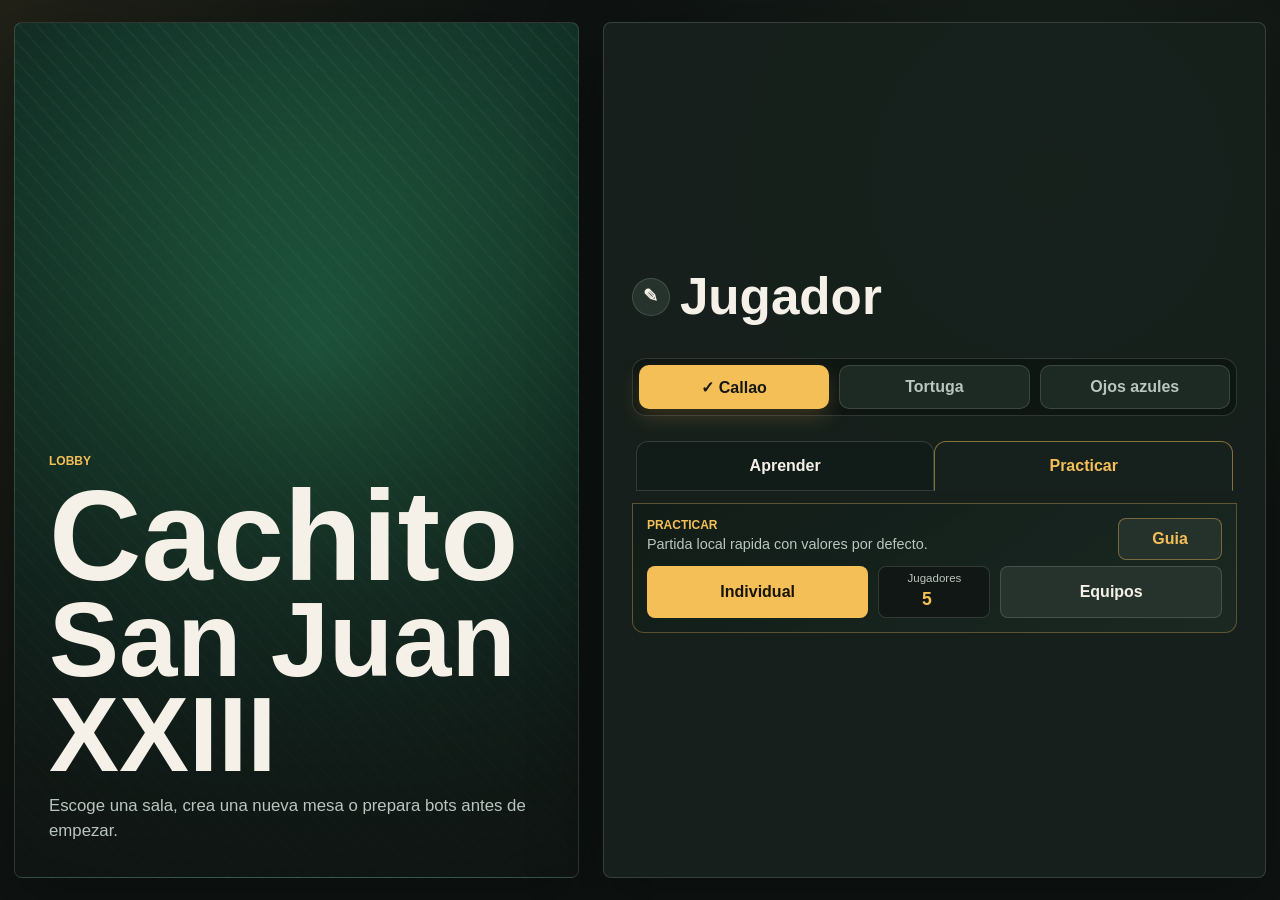
<file: index.html>
<!doctype html>
<html lang="es">
<head>
  <meta charset="utf-8">
  <meta name="viewport" content="width=device-width, initial-scale=1">
  <title>Cachito San Juan XXIII</title>
  <link rel="stylesheet" href="styles.css?v=tortuga-ojos-1">
</head>
<body>
  <main class="app-shell">
    <section class="entry-layout" id="loginPanel">
      <div class="brand-block">
        <span class="eyebrow">Mesa local</span>
        <h1><span>Cachito</span><span>San Juan XXIII</span></h1>
        <p>Dados, vaso, grupos, bots y retos por equipos en una version lista para crecer a salas online.</p>
      </div>

      <form class="access-card" id="loginForm">
        <span class="eyebrow">Acceso</span>
        <h2>Usuario</h2>
        <label>
          Usuario
          <input id="usernameInput" autocomplete="username" value="" required>
        </label>
        <label>
          Clave
          <input id="passwordInput" type="password" autocomplete="current-password" value="">
        </label>
        <button class="primary-action" type="submit">Guardar usuario</button>
      </form>
    </section>

    <section class="entry-layout hidden" id="lobbyPanel">
      <div class="brand-block">
        <span class="eyebrow">Lobby</span>
        <h1><span>Cachito</span><span>San Juan XXIII</span></h1>
        <p>Escoge una sala, crea una nueva mesa o prepara bots antes de empezar.</p>
      </div>

      <section class="lobby-card">
        <header class="lobby-user-card" id="lobbyUserCard">
          <div class="lobby-user-actions">
            <button id="logoutBtn" type="button" aria-label="Cambiar usuario" title="Cambiar usuario">&#9998;</button>
            <button class="primary-action hidden" id="saveUserEditBtn" type="button" aria-label="Guardar usuario" title="Guardar">&#10003;</button>
            <button class="hidden" id="cancelUserEditBtn" type="button" aria-label="Cancelar edicion" title="Cancelar">&times;</button>
          </div>
          <div class="lobby-user-info">
            <h2 id="userTitle">-</h2>
            <input class="user-name-edit hidden" id="userNameEditInput" autocomplete="name" value="">
          </div>
        </header>

        <section class="play-hub">
          <div class="game-type-picker" aria-label="Tipo de juego">
            <button class="active" type="button" data-game-type="callao" aria-pressed="true">Callao</button>
            <button type="button" data-game-type="tortuga" aria-pressed="false">Tortuga</button>
            <button type="button" data-game-type="ojos-azules" aria-pressed="false">Ojos azules</button>
          </div>

          <div class="mode-tabs" role="tablist" aria-label="Modo de juego">
            <button id="learnModeBtn" type="button">Aprender</button>
            <button class="active" id="practiceModeBtn" type="button">Practicar</button>
            <button class="hidden" id="multiplayerModeBtn" type="button" disabled>Multijugador</button>
          </div>

          <section class="mode-panel learn-panel hidden" id="learnPanel">
            <div class="mode-panel-head">
              <span class="eyebrow">Aprender Callao</span>
            </div>
            <div class="learn-actions">
              <button type="button" data-learn-mode="recognize">
                <strong>Reconocer jugada</strong>
                <span>Elige que resultado salio entre varias opciones.</span>
              </button>
              <button type="button" data-learn-mode="stand">
                <strong>Cuando plantarme</strong>
                <span>Guarda, tira o plantate y recibe consejo.</span>
              </button>
              <button type="button" data-learn-mode="beat">
                <strong>Vencer al enemigo</strong>
                <span>Intenta superar una jugada media o buena.</span>
              </button>
            </div>
          </section>

          <section class="mode-panel" id="practicePanel">
            <div class="mode-panel-head">
              <span class="eyebrow">Practicar</span>
              <p>Partida local rapida con valores por defecto.</p>
            </div>
            <button class="guide-button" id="guideBtn" type="button">Guia</button>
            <div class="practice-actions">
              <button class="primary-action" id="practiceIndividualBtn" type="button">Individual</button>
              <label class="players-control">
                <span>Jugadores</span>
                <input id="practicePlayersInput" type="number" min="2" max="8" value="5">
              </label>
              <button id="practiceTeamsBtn" type="button">Equipos</button>
            </div>
          </section>

          <section class="mode-panel multiplayer-panel hidden" id="multiplayerPanel" aria-disabled="true">
            <div class="mode-panel-head">
              <span class="eyebrow">Multijugador</span>
              <p>Salas listas para activar cuando habilitemos el modo online.</p>
            </div>
            <button class="primary-action" id="openCreateRoomBtn" type="button">Crear sala</button>

            <section>
              <div class="section-head">
                <h3>Salas</h3>
                <span id="roomCountLabel">0 salas</span>
              </div>
              <div class="rooms-list" id="roomsList"></div>
            </section>
          </section>
        </section>
      </section>
    </section>

    <section class="room-panel hidden" id="roomPanel">
      <header class="topbar room-topbar">
        <div>
          <span class="eyebrow" id="roomVisibilityLabel">Sala</span>
          <h2 id="roomTitle">Sala</h2>
        </div>
        <section class="status-bar">
          <div>
            <span>Modalidad</span>
            <p id="roomModeText">-</p>
          </div>
          <div>
            <span>Meta</span>
            <p id="roomTargetText">-</p>
          </div>
          <div>
            <span>Dados</span>
            <p id="roomDiceText">-</p>
          </div>
          <div>
            <span>Sentido</span>
            <p id="roomDirectionText">-</p>
          </div>
        </section>
        <div class="topbar-actions room-actions">
          <button id="backToLobbyBtn" type="button">Lobby</button>
          <button class="primary-action" id="startMatchBtn" type="button" disabled>Empezar</button>
        </div>
      </header>

      <section class="waiting-room">
        <aside class="room-summary">
          <h3>Preparacion</h3>
          <p id="roomStatusText">Completa los puestos para empezar.</p>
          <p class="room-note">En esta version local, usa bots para una partida automatica. Los jugadores quedan como puestos listos para Firebase.</p>
          <div class="rules-mini">
            <span>Nombres</span>
            <b id="roomNamesText">-</b>
          </div>
        </aside>
        <section class="seats-board" id="seatsBoard"></section>
      </section>
    </section>

    <section class="game-panel hidden" id="gamePanel">
      <svg class="turn-arrow hidden" id="turnArrow" aria-hidden="true">
        <defs>
          <marker id="turnArrowHead" markerWidth="10" markerHeight="10" refX="8" refY="5" orient="auto">
            <path d="M 0 0 L 10 5 L 0 10 z"></path>
          </marker>
        </defs>
        <path id="turnArrowPath"></path>
      </svg>
      <header class="topbar">
        <div>
          <span class="eyebrow" id="modeLabel">Partida</span>
          <h2 id="roundTitle">Ronda 1</h2>
        </div>
        <section class="status-bar">
          <div>
            <span>Estado</span>
            <p id="statusText">Esperando inicio.</p>
          </div>
          <div class="current-mark" id="currentMark">
            <span>Jugada activa</span>
            <strong>Sin jugada</strong>
          </div>
          <div class="rules-mini">
            <span>Orden</span>
            <b>2 &lt; 3 &lt; 4 &lt; 5 &lt; 6 &lt; 1</b>
          </div>
        </section>
        <div class="topbar-tools">
          <div class="speed-switch" id="speedInput" role="radiogroup" aria-label="Velocidad de juego">
            <button type="button" data-speed="slow">L</button>
            <button class="active" type="button" data-speed="normal">N</button>
            <button type="button" data-speed="fast">R</button>
          </div>
        </div>
        <details class="topbar-menu">
          <summary aria-label="Acciones">&equiv;</summary>
          <div class="topbar-actions">
            <button id="logToggleBtn" type="button">Ver bitacora</button>
            <button id="resetMatchBtn" type="button">Resetear</button>
            <button id="exitGameBtn" type="button">Sala</button>
          </div>
        </details>
      </header>

      <section class="table-area">
        <aside class="players-side left-side">
          <h3 id="leftPlayersTitle">Jugadores</h3>
          <div class="side-list" id="leftPlayers"></div>
        </aside>

        <section class="felt-table">
          <div class="cup-stage" id="cupStage">
            <aside class="leader-mark hidden" id="leaderMark" aria-live="polite"></aside>
            <button class="next-round-float primary-action hidden" id="nextRoundStageBtn" type="button">Siguiente ronda</button>
            <section class="dice-zone rolling-zone">
              <span>Para lanzar</span>
              <div class="dice-row split-row" id="rollingDiceRow"></div>
            </section>
            <section class="recognize-panel hidden" id="recognizePanel" aria-live="polite">
              <span>¿Qué jugada obtuviste?</span>
              <div class="recognize-options" id="recognizeOptions"></div>
              <p id="recognizeFeedback"></p>
              <button class="primary-action hidden" id="recognizeNextBtn" type="button">Siguiente</button>
            </section>
            <div class="cup" id="cup">
              <div class="cup-mouth"></div>
              <div class="cup-body"></div>
            </div>
            <section class="dice-zone held-zone">
              <span>Guardados</span>
              <div class="dice-row split-row" id="heldDiceRow"></div>
            </section>
            <div class="cachito-burst" id="cachitoBurst" aria-hidden="true">
              <span>CACHITO</span>
              <strong id="cachitoWinner">Jugador</strong>
              <span>CACHITO</span>
            </div>
            <div class="champion-burst" id="championBurst" aria-hidden="true">
              <span>CAMPEON</span>
              <strong id="championWinner">Jugador</strong>
              <small id="championMeta">5 victorias</small>
            </div>
          </div>

          <div class="turn-console">
            <div class="turn-info">
              <span class="eyebrow">Turno actual</span>
              <h3 id="turnPlayer">-</h3>
              <p id="turnHint">Lanza los dados para empezar.</p>
            </div>
            <div class="turn-actions">
              <button id="rollBtn" type="button">Lanzar</button>
              <button id="standBtn" type="button" disabled>Plantarse</button>
            </div>
          </div>
        </section>

        <aside class="players-side right-side">
          <h3 id="rightPlayersTitle">Jugadores</h3>
          <div class="side-list" id="rightPlayers"></div>
        </aside>
      </section>

      <section class="log-overlay hidden" id="logOverlay" aria-hidden="true">
        <div class="log-panel">
          <div class="modal-head">
            <h3>Bitacora</h3>
            <button id="logCloseBtn" type="button">Cerrar</button>
          </div>
          <ol id="logList"></ol>
        </div>
      </section>
    </section>

    <section class="modal hidden" id="createRoomModal" aria-hidden="true">
      <form class="create-room-card" id="createRoomForm">
        <div class="modal-head">
          <div>
            <span class="eyebrow">Nueva sala</span>
            <h3>Crear partida</h3>
          </div>
          <button id="closeCreateRoomBtn" type="button">Cerrar</button>
        </div>

        <label>
          Nombre de sala
          <input id="roomNameInput" value="Sala San Juan">
        </label>

        <div class="form-row">
          <label>
            Tipo
            <select id="roomVisibilityInput">
              <option value="public">Publica</option>
              <option value="private">Privada con clave</option>
            </select>
          </label>
          <label>
            Clave
            <input id="roomPasswordInput" placeholder="Opcional">
          </label>
        </div>

        <div class="form-row">
          <label>
            Modalidad
            <select id="roomModeInput">
              <option value="classic">Todos contra todos</option>
              <option value="teams">3 vs 3</option>
            </select>
          </label>
          <label>
            Dados
            <input id="roomDiceInput" type="number" min="3" max="8" value="5">
          </label>
        </div>

        <label>
          Victorias para ganar
          <input id="roomTargetWinsInput" type="number" min="1" max="20" value="5">
        </label>

        <label>
          Sentido
          <select id="roomDirectionInput">
            <option value="right">Derecha</option>
            <option value="left">Izquierda</option>
          </select>
        </label>

        <section class="names-editor" id="singularNamesEditor"></section>

        <button class="primary-action" type="submit">Crear partida</button>
      </form>
    </section>

    <section class="modal hidden" id="guideModal" aria-hidden="true">
      <article class="guide-panel">
        <div class="modal-head">
          <div>
            <span class="eyebrow">Guia</span>
            <h3>Como jugar Cachito</h3>
          </div>
          <button id="guideCloseBtn" type="button">Cerrar</button>
        </div>

        <div class="guide-content">
          <section class="guide-section">
            <div>
              <h4>Objetivo</h4>
              <p>Gana rondas formando la mejor jugada con tus dados. La partida termina cuando alguien llega a la meta de victorias.</p>
            </div>
            <div class="guide-visual guide-score-card">
              <span>A superar</span>
              <strong>Lucia</strong>
              <b>4 as</b>
              <div class="guide-dice-row">
                <i>1</i><i>2</i><i>2</i><i>1</i><i>6</i>
              </div>
            </div>
          </section>

          <section class="guide-section">
            <div>
              <h4>Valor de los dados</h4>
              <p>El orden de fuerza es: 2, 3, 4, 5, 6 y 1. El as vale más y puede apoyar combinaciones fuertes.</p>
            </div>
            <div class="guide-visual guide-order">
              <i>2</i><span>&lt;</span><i>3</i><span>&lt;</span><i>4</i><span>&lt;</span><i>5</i><span>&lt;</span><i>6</i><span>&lt;</span><i>1</i>
            </div>
          </section>

          <section class="guide-section">
            <div>
              <h4>Tu turno</h4>
              <p>Lanza, guarda los dados que te sirven y vuelve a lanzar los demás. Puedes plantarte cuando estés conforme.</p>
            </div>
            <div class="guide-visual guide-zones">
              <div>
                <span>Guardados</span>
                <div class="guide-dice-row"><i>5</i><i>5</i></div>
              </div>
              <em>➜</em>
              <div>
                <span>Para lanzar</span>
                <div class="guide-dice-row"><i>2</i><i>6</i><i>1</i></div>
              </div>
            </div>
          </section>

          <section class="guide-section">
            <div>
              <h4>Dados guardados</h4>
              <p>Mientras no vuelvas a lanzar, puedes quitar dados guardados en ese mismo turno. Después de lanzar, quedan bloqueados.</p>
            </div>
            <div class="guide-visual guide-lock">
              <i class="locked">4</i><i class="locked">4</i><i>2</i><small>Bloqueados despues del lanzamiento</small>
            </div>
          </section>

          <section class="guide-section">
            <div>
              <h4>Individual y equipos</h4>
              <p>En individual todos compiten por la mejor jugada. En equipos, un equipo deja una marca y el otro intenta superarla.</p>
            </div>
            <div class="guide-visual guide-teams">
              <strong>Equipo A</strong>
              <span>vs</span>
              <strong>Equipo B</strong>
            </div>
          </section>

          <section class="guide-section">
            <div>
              <h4>Cachito y campeon</h4>
              <p>Si sacas 5 ases, ganas la ronda al instante. Al llegar a la meta de victorias aparece la animacion final de campeon.</p>
            </div>
            <div class="guide-visual guide-cachito">
              <div class="guide-dice-row"><i>1</i><i>1</i><i>1</i><i>1</i><i>1</i></div>
              <strong>¡Cachito!</strong>
            </div>
          </section>
        </div>
      </article>
    </section>
  </main>

  <script src="app.js?v=tortuga-ojos-1"></script>
</body>
</html>
</file>
<file: styles.css>
:root {
  color-scheme: dark;
  --bg: #0f1412;
  --panel: #17211d;
  --panel-2: #202b26;
  --line: rgba(255, 255, 255, 0.14);
  --text: #f6f1e8;
  --muted: #b9c6bf;
  --gold: #f4bf57;
  --red: #d95843;
  --felt: #1d7650;
  --felt-dark: #124630;
  --blue: #78a7ff;
  --green: #81d996;
  --shadow: 0 22px 70px rgba(0, 0, 0, 0.36);
}

* {
  box-sizing: border-box;
}

body {
  margin: 0;
  min-height: 100vh;
  font-family: Inter, Segoe UI, Arial, sans-serif;
  background:
    linear-gradient(120deg, rgba(244, 191, 87, 0.08), transparent 28%),
    radial-gradient(circle at 82% 20%, rgba(129, 217, 150, 0.09), transparent 32%),
    var(--bg);
  color: var(--text);
}

button,
input,
select {
  font: inherit;
}

button,
input,
select {
  min-height: 42px;
  border: 1px solid var(--line);
  border-radius: 8px;
}

button {
  padding: 0 16px;
  background: #26332d;
  color: var(--text);
  cursor: pointer;
  transition: transform 160ms ease, border-color 160ms ease, background 160ms ease;
}

button:hover:not(:disabled) {
  transform: translateY(-1px);
  border-color: rgba(244, 191, 87, 0.65);
}

button:disabled {
  cursor: not-allowed;
  opacity: 0.48;
}

input,
select {
  width: 100%;
  padding: 0 12px;
  background: #101714;
  color: var(--text);
}

label {
  display: grid;
  gap: 8px;
  color: var(--muted);
  font-size: 0.88rem;
}

h1,
h2,
h3,
p {
  margin-top: 0;
}

.hidden {
  display: none !important;
}

.app-shell {
  width: min(1360px, calc(100% - 28px));
  margin: 0 auto;
  padding: 22px 0;
}

.entry-layout {
  display: grid;
  grid-template-columns: minmax(300px, 0.92fr) minmax(330px, 1.08fr);
  gap: 24px;
  min-height: calc(100vh - 44px);
}

.brand-block,
.access-card,
.lobby-card,
.room-panel,
.players-side,
.felt-table,
.room-summary,
.create-room-card,
.log-panel {
  border: 1px solid var(--line);
  border-radius: 8px;
  background: rgba(23, 33, 29, 0.92);
  box-shadow: var(--shadow);
}

.brand-block {
  display: flex;
  flex-direction: column;
  justify-content: flex-end;
  min-height: 560px;
  padding: 34px;
  overflow: hidden;
  background:
    linear-gradient(rgba(15, 20, 18, 0.08), rgba(15, 20, 18, 0.88)),
    repeating-linear-gradient(48deg, rgba(255, 255, 255, 0.035) 0 2px, transparent 2px 13px),
    radial-gradient(circle at 54% 38%, #26764f, #153c2e 58%, #0f1412);
}

.brand-block h1 {
  max-width: 680px;
  margin: 10px 0 12px;
  font-size: clamp(4.3rem, 10vw, 8.2rem);
  line-height: 0.9;
}

.brand-block h1 span {
  display: block;
}

.brand-block h1 span + span {
  font-size: 0.82em;
}

.brand-block p {
  max-width: 540px;
  margin-bottom: 0;
  color: var(--muted);
  font-size: 1.05rem;
  line-height: 1.45;
}

.eyebrow {
  color: var(--gold);
  font-size: 0.75rem;
  font-weight: 850;
  letter-spacing: 0;
  text-transform: uppercase;
}

.access-card,
.lobby-card {
  display: grid;
  align-content: center;
  gap: 18px;
  padding: 28px;
}

.access-card h2,
.lobby-card h2 {
  margin-bottom: 4px;
  font-size: clamp(2rem, 4vw, 3.2rem);
}

.primary-action {
  min-height: 50px;
  border-color: transparent;
  background: var(--gold);
  color: #191307;
  font-weight: 850;
}

.lobby-head,
.section-head,
.modal-head {
  display: flex;
  align-items: center;
  justify-content: space-between;
  gap: 14px;
}

.lobby-head p,
.section-head span {
  margin: 0;
  color: var(--muted);
}

.lobby-user-card {
  display: flex;
  align-items: center;
  justify-content: flex-start;
  gap: 10px;
}

.lobby-user-card + .play-hub {
  margin-top: 14px;
}

.lobby-user-info {
  display: flex;
  align-items: center;
  min-width: 0;
}

.lobby-user-card h2 {
  margin: 0;
}

.user-name-edit {
  width: min(280px, 100%);
  margin: 0;
  border-color: rgba(244, 191, 87, 0.5);
  background: rgba(9, 15, 12, 0.82);
  color: var(--text);
  font-size: 1.5rem;
  font-weight: 850;
}

.lobby-user-actions {
  display: flex;
  flex-wrap: nowrap;
  justify-content: flex-start;
  gap: 6px;
}

.lobby-user-actions button {
  display: grid;
  place-items: center;
  width: 38px;
  min-width: 38px;
  min-height: 38px;
  padding: 0;
  border-radius: 999px;
  font-size: 1.1rem;
  font-weight: 900;
}

.play-hub,
.mode-panel {
  display: grid;
  gap: 14px;
}

.game-type-picker,
.mode-tabs,
.practice-actions {
  display: grid;
  gap: 10px;
}

.game-type-picker {
  grid-template-columns: repeat(3, 1fr);
  padding: 6px;
  border: 1px solid var(--line);
  border-radius: 14px;
  background: rgba(12, 19, 16, 0.72);
}

.game-type-picker button {
  min-height: 44px;
  border-radius: 10px;
  background: rgba(38, 51, 45, 0.68);
  color: var(--muted);
  font-weight: 850;
}

.game-type-picker button.active {
  border-color: rgba(244, 191, 87, 0.72);
  background: var(--gold);
  color: #151714;
  box-shadow: 0 8px 20px rgba(244, 191, 87, 0.18);
}

.game-type-picker button.active::before {
  content: "✓ ";
}

.game-type-picker + .mode-tabs {
  margin-top: 10px;
}

.mode-tabs {
  grid-template-columns: 1fr 1fr;
}

.practice-actions {
  grid-template-columns: minmax(0, 1fr) 112px minmax(0, 1fr);
  align-items: stretch;
}

.mode-tabs {
  position: relative;
  z-index: 2;
  gap: 0;
  padding-inline: 4px;
  transform: translateY(1px);
}

.mode-tabs button {
  min-height: 50px;
  border-radius: 12px 12px 0 0;
  background: rgba(17, 28, 23, 0.7);
  font-weight: 850;
}

.mode-tabs button.active {
  border-color: rgba(244, 191, 87, 0.5);
  border-bottom-color: transparent;
  background: rgba(23, 33, 29, 0.98);
  color: var(--gold);
}

.mode-tabs button:disabled {
  opacity: 0.4;
}

.mode-panel {
  position: relative;
  margin-top: -1px;
  padding: 14px;
  border: 1px solid rgba(244, 191, 87, 0.32);
  border-radius: 0 0 12px 12px;
  background: linear-gradient(145deg, rgba(17, 28, 23, 0.92), rgba(28, 43, 36, 0.8));
}

.mode-panel-head {
  display: grid;
  gap: 4px;
  padding-right: 120px;
}

.mode-panel-head p {
  margin: 0;
  color: var(--muted);
  font-size: 0.9rem;
}

.practice-actions button {
  min-height: 52px;
  font-weight: 850;
}

.players-control {
  display: grid;
  place-items: center;
  gap: 2px;
  min-height: 52px;
  padding: 5px 8px;
  border: 1px solid var(--line);
  border-radius: 8px;
  background: #101714;
  color: var(--muted);
  font-size: 0.72rem;
  text-align: center;
}

.players-control input {
  width: 68px;
  min-height: 26px;
  padding: 0 6px;
  border: 0;
  border-radius: 7px;
  background: transparent;
  color: var(--gold);
  font-size: 1.1rem;
  font-weight: 900;
  text-align: center;
  outline: 0;
}

.guide-button {
  position: absolute;
  top: 14px;
  right: 14px;
  min-width: 104px;
  min-height: 42px;
  border-color: rgba(244, 191, 87, 0.4);
  background: rgba(38, 51, 45, 0.95);
  color: var(--gold);
  font-weight: 850;
}

.learn-actions {
  display: grid;
  gap: 10px;
}

.learn-actions button {
  display: grid;
  gap: 4px;
  min-height: 68px;
  padding: 10px 12px;
  text-align: left;
  border-color: rgba(244, 191, 87, 0.26);
  background: rgba(12, 19, 16, 0.68);
}

.learn-actions button:hover:not(:disabled) {
  border-color: rgba(244, 191, 87, 0.7);
  background: rgba(31, 45, 38, 0.96);
}

.learn-actions strong {
  color: var(--gold);
  font-size: 1rem;
}

.learn-actions span {
  color: var(--muted);
  font-size: 0.88rem;
  line-height: 1.25;
}

.multiplayer-panel[aria-disabled="true"] {
  opacity: 0.58;
  pointer-events: none;
}

.rooms-list {
  display: grid;
  gap: 12px;
  margin-top: 12px;
}

.room-card,
.seat-card {
  display: grid;
  gap: 10px;
  padding: 14px;
  border: 1px solid var(--line);
  border-radius: 8px;
  background: rgba(255, 255, 255, 0.04);
}

.room-card h4,
.seat-card h4 {
  margin: 0;
}

.room-card p,
.seat-card p {
  margin: 0;
  color: var(--muted);
}

.name-line {
  display: inline-flex;
  gap: 8px;
  align-items: center;
}

.type-badge {
  display: inline-grid;
  place-items: center;
  width: 20px;
  aspect-ratio: 1;
  border: 1px solid var(--line);
  border-radius: 50%;
  font-size: 0.7rem;
  font-weight: 900;
  line-height: 1;
}

.type-badge.bot {
  background: rgba(120, 167, 255, 0.18);
  color: var(--blue);
  border-color: rgba(120, 167, 255, 0.44);
}

.type-badge.human {
  background: rgba(129, 217, 150, 0.16);
  color: var(--green);
  border-color: rgba(129, 217, 150, 0.42);
}

.player-card.is-you .type-badge.human {
  background: rgba(244, 191, 87, 0.18);
  color: var(--gold);
  border-color: rgba(244, 191, 87, 0.52);
}

.room-panel,
.game-panel {
  min-height: calc(100vh - 44px);
}

.turn-arrow {
  position: fixed;
  inset: 0;
  z-index: 80;
  width: 100vw;
  height: 100vh;
  overflow: visible;
  pointer-events: none;
}

.turn-arrow path {
  fill: none;
  stroke: var(--gold);
  stroke-width: 4;
  stroke-linecap: round;
  stroke-dasharray: 18 12;
  filter: drop-shadow(0 0 8px rgba(244, 191, 87, 0.62));
  marker-end: url(#turnArrowHead);
}

.turn-arrow marker path {
  fill: var(--gold);
}

.turn-arrow.show path {
  animation: turnArrowSweep 950ms ease-out both;
}

.topbar {
  display: grid;
  grid-template-columns: minmax(150px, 0.55fr) minmax(360px, 1.45fr) auto;
  gap: 16px;
  align-items: stretch;
  margin-bottom: 16px;
}

.game-panel .topbar {
  grid-template-columns: minmax(130px, 0.55fr) minmax(0, 1.45fr) auto auto;
  gap: 10px;
}

.game-panel.learn-mode .topbar {
  grid-template-columns: minmax(220px, 0.85fr) minmax(0, 1.15fr) auto auto;
}

.game-panel.learn-mode .topbar h2 {
  white-space: nowrap;
}

.game-panel .topbar-tools,
.game-panel .topbar-menu {
  display: flex;
  min-width: max-content;
}

.topbar h2,
.topbar h3 {
  margin: 4px 0 0;
}

.topbar-menu {
  position: relative;
  display: flex;
  align-items: center;
  justify-content: flex-end;
}

.topbar-tools {
  display: flex;
  align-items: center;
  justify-content: flex-end;
}

.speed-switch {
  display: inline-grid;
  grid-template-columns: repeat(3, 1fr);
  gap: 2px;
  padding: 3px;
  border: 1px solid var(--line);
  border-radius: 999px;
  background: rgba(17, 28, 23, 0.92);
}

.speed-switch button {
  min-height: 28px;
  min-width: 32px;
  padding: 0 8px;
  border: 0;
  border-radius: 999px;
  background: transparent;
  color: var(--muted);
  font-size: 0.76rem;
  font-weight: 900;
}

.speed-switch button.active {
  background: var(--gold);
  color: #151714;
}

.topbar-menu summary {
  display: none;
  cursor: pointer;
  list-style: none;
}

.topbar-menu summary::-webkit-details-marker {
  display: none;
}

.topbar-actions {
  display: flex;
  flex-wrap: wrap;
  gap: 10px;
  justify-content: flex-end;
  align-content: center;
}

.game-panel .topbar-menu summary {
  display: flex;
  min-height: 42px;
  align-items: center;
  padding: 0 14px;
  border: 1px solid var(--line);
  border-radius: 999px;
  background: rgba(34, 49, 42, 0.96);
  color: var(--text);
  font-size: 1.08rem;
  font-weight: 850;
}

.game-panel .topbar-menu[open] summary {
  border-color: rgba(244, 191, 87, 0.55);
  color: var(--gold);
}

.game-panel .topbar-menu .topbar-actions {
  position: absolute;
  top: calc(100% + 8px);
  right: 0;
  z-index: 20;
  display: grid;
  width: min(210px, calc(100vw - 20px));
  grid-template-columns: 1fr;
  gap: 6px;
  padding: 8px;
  border: 1px solid var(--line);
  border-radius: 12px;
  background: rgba(14, 22, 18, 0.98);
  box-shadow: 0 18px 38px rgba(0, 0, 0, 0.34);
}

.status-bar {
  display: grid;
  grid-template-columns: repeat(auto-fit, minmax(130px, 1fr));
  gap: 10px;
}

.status-bar > div,
.current-mark,
.rules-mini,
.speed-control {
  display: grid;
  gap: 6px;
  min-height: 74px;
  padding: 12px;
  border: 1px solid var(--line);
  border-radius: 8px;
  background: rgba(23, 33, 29, 0.92);
}

.status-bar span,
.current-mark span,
.rules-mini span,
.speed-control span {
  color: var(--muted);
  font-size: 0.76rem;
}

.status-bar p,
.current-mark strong,
.rules-mini b,
.speed-control select {
  margin: 0;
  color: var(--text);
  line-height: 1.28;
}

.speed-control select {
  width: 100%;
  border: 0;
  background: transparent;
  color: var(--text);
  font: inherit;
  font-weight: 850;
  outline: 0;
}

.speed-control option {
  background: #14201a;
  color: var(--text);
}

.waiting-room {
  display: grid;
  grid-template-columns: 280px minmax(360px, 1fr);
  gap: 16px;
}

.room-summary {
  padding: 18px;
}

.room-summary p {
  color: var(--muted);
  line-height: 1.45;
}

.room-note {
  padding-top: 12px;
  border-top: 1px solid var(--line);
  font-size: 0.9rem;
}

.seats-board {
  display: grid;
  grid-template-columns: repeat(auto-fit, minmax(230px, 1fr));
  gap: 12px;
}

.seats-team {
  display: grid;
  gap: 12px;
  align-content: start;
  padding: 14px;
  border: 1px solid var(--line);
  border-radius: 8px;
  background: rgba(255, 255, 255, 0.03);
}

.seats-team h3 {
  margin: 0;
}

.seats-list {
  display: grid;
  gap: 12px;
}

.seat-card.host {
  border-color: rgba(244, 191, 87, 0.72);
}

.seat-card.waiting {
  border-style: dashed;
}

.seat-actions {
  display: grid;
  grid-template-columns: 1fr 1fr;
  gap: 8px;
}

.seat-actions button {
  padding: 0 10px;
}

.table-area {
  display: grid;
  grid-template-columns: 240px minmax(430px, 1fr) 240px;
  gap: 16px;
  align-items: stretch;
}

.players-side {
  min-height: 560px;
  padding: 18px;
}

.players-side h3 {
  margin-bottom: 14px;
}

.side-list {
  display: grid;
  gap: 12px;
}

.player-card {
  position: relative;
  min-height: 94px;
  padding: 12px;
  border: 1px solid var(--line);
  border-radius: 8px;
  background: rgba(32, 43, 38, 0.92);
  cursor: default;
  overflow: hidden;
  transition: opacity 180ms ease, transform 180ms ease, border-color 180ms ease, box-shadow 180ms ease;
}

.player-card.active {
  border-color: var(--gold);
  transform: translateX(5px) scale(1.02);
  box-shadow: 0 0 0 3px rgba(244, 191, 87, 0.26), 0 18px 34px rgba(0, 0, 0, 0.34);
  animation: activeTurnPulse 1200ms ease-in-out infinite;
}

.player-card.is-you {
  background: linear-gradient(145deg, rgba(78, 58, 18, 0.98), rgba(30, 61, 49, 0.96));
  border-color: rgba(244, 191, 87, 0.78);
  box-shadow: 0 0 0 2px rgba(244, 191, 87, 0.16), 0 18px 34px rgba(0, 0, 0, 0.28);
}

.player-card.is-you.active {
  border-color: var(--green);
  box-shadow: 0 0 0 3px rgba(129, 217, 150, 0.28), 0 18px 34px rgba(0, 0, 0, 0.34);
}

.player-card.starter-winner {
  border-color: rgba(129, 217, 150, 0.72);
}

.player-card.played:not(.active) {
  opacity: 0.55;
}

.player-card.played {
  cursor: pointer;
}

.player-card.crowned {
  border-color: rgba(244, 191, 87, 0.76);
}

.crown {
  position: absolute;
  right: 8px;
  top: 4px;
  color: var(--gold);
  font-size: 1.1rem;
  opacity: 0;
  z-index: 3;
}

.player-card.crowned .crown {
  opacity: 1;
}

.player-card.crowned .player-score {
  padding-right: 18px;
}

.right-side .crown {
  right: auto;
  left: 8px;
}

.right-side .player-card.crowned .player-score {
  padding-right: 0;
  padding-left: 18px;
}

.card-face {
  transition: opacity 180ms ease, transform 180ms ease;
}

.mini-dice {
  display: flex;
  flex-wrap: wrap;
  gap: 6px;
}

.card-front-dice {
  display: flex;
  flex-wrap: wrap;
  gap: 4px;
  margin-top: 7px;
}

.card-front-dice:empty {
  display: none;
}

.mini-dice span {
  display: grid;
  place-items: center;
  width: 28px;
  aspect-ratio: 1;
  border-radius: 7px;
  background: linear-gradient(145deg, #fff8ea, #dbcaae);
  color: #151714;
  font-size: 0.82rem;
  font-weight: 900;
  opacity: 0.36;
  transform: scale(0.92);
}

.mini-dice span.used {
  background: linear-gradient(145deg, #fff5c7, #f4bf57);
  box-shadow: 0 0 0 2px rgba(244, 191, 87, 0.35), 0 8px 14px rgba(0, 0, 0, 0.24);
  opacity: 1;
  transform: scale(1.06);
}

.card-front-dice span {
  display: grid;
  place-items: center;
  width: 24px;
  aspect-ratio: 1;
  border-radius: 7px;
  background: linear-gradient(145deg, #fff8ea, #dbcaae);
  color: #151714;
  font-size: 0.72rem;
  font-weight: 900;
  opacity: 0.5;
}

.card-front-dice span.held {
  outline: 2px solid var(--gold);
  opacity: 0.86;
}

.card-front-dice span.used {
  background: linear-gradient(145deg, #fff5c7, #f4bf57);
  opacity: 1;
}

.player-card .meta {
  display: flex;
  justify-content: space-between;
  gap: 8px;
  color: var(--muted);
  font-size: 0.78rem;
}

.player-card strong {
  display: flex;
  gap: 8px;
  align-items: center;
  margin-top: 2px;
  padding-right: 48px;
}

.player-line {
  display: flex;
  align-items: center;
  gap: 8px;
  min-width: 0;
}

.player-line-top,
.player-line-name,
.player-line-mark {
  justify-content: space-between;
}

.player-line-mark {
  padding-right: 48px;
}

.player-score,
.player-rolls {
  color: var(--muted);
  font-size: 0.78rem;
}

.player-name,
.player-mark {
  min-width: 0;
  overflow: hidden;
  text-overflow: ellipsis;
  white-space: nowrap;
}

.player-mark {
  color: var(--muted);
  font-size: 0.76rem;
  font-weight: 800;
}

.right-side .player-line-mark {
  flex-direction: row-reverse;
  padding-right: 0;
  padding-left: 48px;
}

.right-side .player-line-top,
.right-side .player-line-name {
  flex-direction: row-reverse;
}

.starter-die {
  position: absolute;
  right: 12px;
  top: 30px;
  display: grid;
  place-items: center;
  width: 38px;
  aspect-ratio: 1;
  border: 1px solid rgba(244, 191, 87, 0.5);
  border-radius: 50%;
  background: radial-gradient(circle at 35% 30%, rgba(255, 255, 255, 0.18), transparent 34%), rgba(21, 33, 27, 0.96);
  color: var(--gold);
  font-weight: 900;
  box-shadow: 0 8px 14px rgba(0, 0, 0, 0.22);
  opacity: 0;
  transform: translateY(8px) scale(0.88);
  transition: opacity 180ms ease, transform 220ms ease;
}

.right-side .starter-die {
  right: auto;
  left: 12px;
}

.player-card .starter-die:not(:empty) {
  opacity: 1;
  transform: translateY(0) scale(1);
}

.player-card .starter-die.ranked {
  border-color: rgba(129, 217, 150, 0.62);
  border-radius: 50%;
  background: radial-gradient(circle at 35% 30%, rgba(255, 255, 255, 0.18), transparent 34%), rgba(21, 33, 27, 0.96);
  color: #d9ffd7;
}

.player-card .starter-die:not(.ranked) {
  border-radius: 8px;
  background: linear-gradient(145deg, #fff8ea, #dbcaae);
  color: #151714;
  box-shadow: inset -5px -6px 11px rgba(0, 0, 0, 0.16), 0 8px 14px rgba(0, 0, 0, 0.22);
}

.player-card.starter-rolling .starter-die {
  opacity: 1;
  animation: starterDiceRoll var(--starter-roll-duration, 900ms) ease-in-out infinite;
}

.player-card.starter-celebrating {
  animation: starterWinnerPop var(--starter-pop-duration, 1150ms) ease both;
}

.player-card.round-winner {
  overflow: visible;
  animation: winnerPopGlow 1300ms ease-in-out 1;
}

.player-card.round-winner::after {
  content: "";
  position: absolute;
  inset: -18px;
  z-index: 8;
  border-radius: 16px;
  background:
    radial-gradient(circle, #f4bf57 0 3px, transparent 4px) 10% 25% / 42px 42px,
    radial-gradient(circle, #81d996 0 3px, transparent 4px) 82% 18% / 46px 46px,
    radial-gradient(circle, #78a7ff 0 2px, transparent 3px) 72% 82% / 38px 38px,
    radial-gradient(circle, #d95843 0 2px, transparent 3px) 22% 76% / 44px 44px;
  opacity: 0;
  pointer-events: none;
  animation: confettiBurst 1300ms ease-out 1;
}

.felt-table {
  display: grid;
  grid-template-rows: minmax(430px, 1fr) auto;
  overflow: hidden;
  background:
    radial-gradient(circle at center, rgba(255, 255, 255, 0.08), transparent 42%),
    linear-gradient(145deg, var(--felt), var(--felt-dark));
}

.cup-stage {
  position: relative;
  display: grid;
  grid-template-columns: minmax(160px, 1fr) 170px minmax(160px, 1fr);
  gap: 18px;
  align-items: center;
  min-height: 430px;
  padding: 26px;
  --cup-collect-x: 188px;
  --cup-collect-y: 0px;
}

@media (min-width: 1050px) {
  .held-zone {
    grid-column: 1;
    grid-row: 1;
  }

  .cup {
    grid-column: 2;
    grid-row: 1;
  }

  .rolling-zone {
    grid-column: 3;
    grid-row: 1;
  }
}

.leader-mark {
  position: absolute;
  top: 14px;
  right: 14px;
  z-index: 2;
  display: grid;
  grid-template-columns: auto auto auto minmax(48px, max-content);
  align-items: center;
  gap: 8px;
  max-width: calc(100% - 28px);
  padding: 9px 12px;
  border: 1px solid rgba(244, 191, 87, 0.42);
  border-radius: 999px;
  background: linear-gradient(135deg, rgba(13, 24, 18, 0.94), rgba(35, 54, 44, 0.9));
  box-shadow: 0 14px 28px rgba(0, 0, 0, 0.28);
  color: var(--text);
  pointer-events: none;
  transform: none;
}

.leader-mark.is-winner {
  border-color: rgba(129, 217, 150, 0.62);
  box-shadow: 0 0 0 3px rgba(129, 217, 150, 0.16), 0 14px 28px rgba(0, 0, 0, 0.28);
}

.leader-mark.is-loser {
  border-color: rgba(217, 88, 67, 0.72);
  box-shadow: 0 0 0 3px rgba(217, 88, 67, 0.16), 0 14px 28px rgba(0, 0, 0, 0.28);
}

.leader-mark.is-beat-result {
  grid-template-columns: auto auto auto auto minmax(48px, max-content);
}

.leader-mark .beat-outcome {
  align-self: stretch;
  display: grid;
  place-items: center;
  padding: 0 10px;
  border-radius: 999px;
  background: rgba(129, 217, 150, 0.18);
  color: var(--green);
  font-size: 0.82rem;
  font-style: normal;
  font-weight: 1000;
  letter-spacing: 0.06em;
  text-transform: uppercase;
}

.leader-mark.is-loser .beat-outcome {
  background: rgba(217, 88, 67, 0.18);
  color: #ff9b8c;
}

.leader-mark.is-advice {
  grid-template-columns: auto minmax(0, 1fr) auto;
  width: min(560px, calc(100% - 28px));
  max-width: calc(100% - 28px);
  border-radius: 16px;
  border-color: rgba(244, 191, 87, 0.48);
  pointer-events: none;
}

.leader-mark.is-advice small {
  grid-column: 1 / -1;
  white-space: normal;
  line-height: 1.2;
  text-align: left;
}

.leader-mark.is-advice .leader-mini-dice {
  grid-column: 1 / -1;
}

@media (min-width: 1050px) {
  .leader-mark {
    left: 50%;
    right: auto;
    grid-template-columns: auto auto minmax(22px, 1fr) auto;
    min-width: 260px;
    width: max-content;
    max-width: min(440px, calc(100% - 52px));
    gap: 6px 8px;
    border-color: rgba(244, 191, 87, 0.32);
    border-radius: 12px;
    box-shadow: 0 10px 24px rgba(0, 0, 0, 0.24);
    transform: translateX(-50%);
  }

  .leader-mark-label {
    font-size: 0.6rem;
  }

  .leader-mark strong {
    font-size: 0.9rem;
  }

  .leader-mark b {
    grid-column: 4;
    font-size: 0.92rem;
    justify-self: end;
    text-align: right;
  }

  .leader-mark small {
    grid-column: 4;
    grid-row: 2;
    align-self: center;
    justify-self: end;
    margin-top: 0;
    font-size: 0.64rem;
  }

  .leader-mini-dice {
    grid-column: 1 / 4;
    grid-row: 2;
  }

  .leader-mark.is-advice {
    min-width: 420px;
    max-width: min(620px, calc(100% - 52px));
  }

  .leader-mark.is-advice small,
  .leader-mark.is-advice .leader-mini-dice {
    grid-column: 1 / -1;
  }
}

.leader-mark-label {
  display: flex;
  gap: 6px;
  align-items: center;
  color: var(--gold);
  font-size: 0.66rem;
  font-weight: 900;
  letter-spacing: 0.04em;
  text-transform: uppercase;
  white-space: nowrap;
}

.leader-mark strong,
.leader-mark b,
.leader-mark small {
  overflow: hidden;
  text-overflow: ellipsis;
  white-space: nowrap;
}

.leader-mark strong {
  max-width: 130px;
  font-size: 0.98rem;
}

.leader-mark b {
  max-width: 150px;
  color: #fff8dc;
  justify-self: end;
  text-align: right;
}

.leader-mark small {
  color: var(--muted);
}

.leader-mini-dice {
  grid-column: 1 / -1;
  display: flex;
  flex-wrap: wrap;
  gap: 4px;
}

.leader-mini-dice:empty {
  display: none;
}

.leader-mini-dice span {
  display: grid;
  place-items: center;
  width: 21px;
  aspect-ratio: 1;
  border-radius: 6px;
  background: rgba(246, 241, 232, 0.7);
  color: #1c241f;
  font-size: 0.72rem;
  font-weight: 900;
  opacity: 0.64;
}

.leader-mini-dice span.used {
  background: linear-gradient(145deg, #fff5c7, #f4bf57);
  box-shadow: 0 0 0 2px rgba(244, 191, 87, 0.28);
  opacity: 1;
}

.dice-zone {
  position: relative;
  display: grid;
  gap: 12px;
  align-content: center;
  min-height: 220px;
  padding: 16px;
  border: 1px dashed rgba(255, 255, 255, 0.22);
  border-radius: 8px;
  background: rgba(6, 31, 21, 0.22);
  z-index: 2;
}

.dice-zone span {
  color: rgba(246, 241, 232, 0.72);
  font-size: 0.78rem;
  font-weight: 850;
  text-align: center;
  text-transform: uppercase;
}

.recognize-panel {
  align-self: center;
  display: grid;
  gap: 10px;
  min-width: 190px;
  padding: 14px;
  border: 1px solid rgba(244, 191, 87, 0.32);
  border-radius: 14px;
  background: rgba(11, 18, 15, 0.72);
  box-shadow: 0 18px 42px rgba(0, 0, 0, 0.18);
}

.recognize-panel > span {
  color: var(--gold);
  font-size: 0.8rem;
  font-weight: 900;
  text-transform: uppercase;
}

.recognize-options {
  display: grid;
  gap: 8px;
}

.recognize-option {
  min-height: 38px;
  justify-content: flex-start;
  padding-right: 4px !important;
  padding-left: 4px !important;
  border-color: rgba(255, 255, 255, 0.12);
  background: rgba(35, 49, 42, 0.92);
  font: 900 0.75rem/1.05 Inter, "Segoe UI", Arial, sans-serif !important;
  font-size: 0.75rem !important;
  font-weight: 850;
  text-align: left;
}

.recognize-option.correct {
  border-color: rgba(129, 217, 150, 0.9);
  background: rgba(31, 92, 54, 0.96);
  color: #f8fff8;
}

.recognize-option.wrong {
  border-color: rgba(217, 88, 67, 0.92);
  background: rgba(102, 35, 28, 0.96);
  animation: wrongShake 360ms ease both;
}

.recognize-option.celebrate {
  animation: confettiPop 720ms ease both;
}

.recognize-panel p {
  min-height: 18px;
  margin: 0;
  color: var(--muted);
  font-size: 0.82rem;
  line-height: 1.25;
}

.recognize-panel p.good {
  color: var(--green);
}

.recognize-panel p.bad {
  color: #ff9a89;
}

.game-panel.recognize-mode .recognize-panel {
  position: static;
  width: 100%;
  align-content: start;
  min-height: auto;
  overflow: auto;
}

.game-panel.recognize-mode .cup-stage > .recognize-panel {
  position: absolute;
  top: 80px;
  right: 0;
  bottom: auto;
  z-index: 12;
  width: 104px;
  min-width: 0;
  max-height: calc(100% - 154px);
  padding: 10px;
  border-radius: 12px 0 0 12px;
  background: rgba(11, 18, 15, 0.94);
  box-shadow: -8px 10px 18px rgba(0, 0, 0, 0.22);
  transform: none;
}

@keyframes wrongShake {
  0%, 100% { transform: translateX(0); }
  25% { transform: translateX(-5px); }
  50% { transform: translateX(5px); }
  75% { transform: translateX(-3px); }
}

@keyframes confettiPop {
  0% { box-shadow: 0 0 0 rgba(244, 191, 87, 0); transform: scale(1); }
  35% { box-shadow: 0 -10px 0 -4px #f4bf57, 12px -4px 0 -5px #81d996, -12px -3px 0 -5px #78a7ff, 0 0 0 4px rgba(244, 191, 87, 0.16); transform: scale(1.04); }
  100% { box-shadow: 0 0 0 rgba(244, 191, 87, 0); transform: scale(1); }
}

.dice-row {
  display: flex;
  flex-wrap: wrap;
  justify-content: center;
  align-items: center;
  gap: 14px;
  min-height: 96px;
}

.split-row:empty::after {
  content: "Sin dados";
  color: rgba(246, 241, 232, 0.42);
  font-size: 0.9rem;
}

.cup {
  position: relative;
  justify-self: center;
  width: 150px;
  height: 168px;
  transform-origin: 50% 80%;
  filter: drop-shadow(0 22px 26px rgba(0, 0, 0, 0.36));
  z-index: 3;
}

.cup.collecting {
  animation: cupCollect var(--cup-collect-duration, 540ms) cubic-bezier(.2,.78,.18,1) forwards;
}

.cup.covering {
  transform: translate(var(--cup-collect-x), var(--cup-collect-y)) rotate(-5deg);
}

.cup.shaking {
  animation: cupShake var(--cup-shake-duration, 850ms) ease-in-out infinite;
}

.cup.covering.shaking {
  animation: cupShakeCovered var(--cup-shake-duration, 850ms) ease-in-out infinite;
}

.cup.reveal {
  animation: cupReveal var(--cup-reveal-duration, 1125ms) cubic-bezier(.2,.85,.2,1) forwards;
}

.cup-mouth {
  position: absolute;
  left: 16px;
  bottom: 3px;
  width: 118px;
  height: 36px;
  border: 8px solid #a74632;
  border-radius: 50%;
  background: #1d1715;
  z-index: 2;
}

.cup-body {
  position: absolute;
  left: 28px;
  bottom: 22px;
  width: 94px;
  height: 136px;
  border-radius: 12px 12px 32px 32px;
  background: linear-gradient(90deg, #7f2d24, #d95843 42%, #8f3028);
  transform: perspective(120px) rotateX(-6deg);
}

.die {
  position: relative;
  width: clamp(54px, 7vw, 78px);
  aspect-ratio: 1;
  border: 2px solid rgba(0, 0, 0, 0.18);
  border-radius: 12px;
  background: linear-gradient(145deg, #fff8ea, #dbcaae);
  box-shadow: inset -8px -10px 18px rgba(0, 0, 0, 0.16), 0 12px 22px rgba(0, 0, 0, 0.25);
  cursor: pointer;
  transform: rotate(var(--tilt, 0deg));
}

.die.locked {
  outline: 3px solid var(--gold);
}

.die.fixed {
  outline-color: var(--green);
  cursor: default;
  filter: saturate(0.9) brightness(0.92);
}

.die.bot-picking {
  outline: 3px solid var(--gold);
  animation: botPickDie 620ms ease-in-out infinite;
}

.die.rolling {
  animation: dieRoll var(--die-roll-duration, 900ms) ease-in-out infinite;
}

.cup-stage.cup-collecting .rolling-zone .die:not(.locked) {
  pointer-events: none;
  animation: dieEnterCup var(--die-roll-duration, 900ms) cubic-bezier(.18,.84,.24,1) forwards;
}

.cup-stage.dice-emerging .rolling-zone .die:not(.locked) {
  pointer-events: none;
  animation: dieExitCup 760ms cubic-bezier(.18,.84,.24,1) both;
}

.cup-stage.cup-collecting .rolling-zone .die:nth-child(1) {
  --die-gather-x: 76px;
  --die-gather-y: 4px;
}

.cup-stage.cup-collecting .rolling-zone .die:nth-child(2) {
  --die-gather-x: 38px;
  --die-gather-y: 4px;
}

.cup-stage.cup-collecting .rolling-zone .die:nth-child(3) {
  --die-gather-x: 0px;
  --die-gather-y: 4px;
}

.cup-stage.cup-collecting .rolling-zone .die:nth-child(4) {
  --die-gather-x: -38px;
  --die-gather-y: -54px;
}

.cup-stage.cup-collecting .rolling-zone .die:nth-child(5) {
  --die-gather-x: -76px;
  --die-gather-y: -54px;
}

.cup-stage.dice-emerging .rolling-zone .die:nth-child(1) {
  --die-gather-x: 76px;
  --die-gather-y: 4px;
}

.cup-stage.dice-emerging .rolling-zone .die:nth-child(2) {
  --die-gather-x: 38px;
  --die-gather-y: 4px;
}

.cup-stage.dice-emerging .rolling-zone .die:nth-child(3) {
  --die-gather-x: 0px;
  --die-gather-y: 4px;
}

.cup-stage.dice-emerging .rolling-zone .die:nth-child(4) {
  --die-gather-x: -38px;
  --die-gather-y: -54px;
}

.cup-stage.dice-emerging .rolling-zone .die:nth-child(5) {
  --die-gather-x: -76px;
  --die-gather-y: -54px;
}

.die.empty {
  opacity: 0.82;
}

.pip {
  position: absolute;
  width: 14%;
  aspect-ratio: 1;
  border-radius: 50%;
  background: #1c2320;
  opacity: 0;
}

.pip.on {
  opacity: 1;
}

.pip:nth-child(1) { left: 22%; top: 22%; }
.pip:nth-child(2) { left: 43%; top: 22%; }
.pip:nth-child(3) { right: 22%; top: 22%; }
.pip:nth-child(4) { left: 22%; top: 43%; }
.pip:nth-child(5) { left: 43%; top: 43%; }
.pip:nth-child(6) { right: 22%; top: 43%; }
.pip:nth-child(7) { left: 22%; bottom: 22%; }
.pip:nth-child(8) { left: 43%; bottom: 22%; }
.pip:nth-child(9) { right: 22%; bottom: 22%; }

.turn-console {
  display: flex;
  justify-content: space-between;
  gap: 16px;
  align-items: center;
  padding: 18px;
  border-top: 1px solid rgba(255, 255, 255, 0.16);
  background: rgba(11, 18, 15, 0.62);
}

.turn-console h3 {
  margin: 4px 0 0;
}

.turn-console p {
  margin: 6px 0 0;
  color: var(--muted);
}

.turn-info {
  min-width: 0;
}

.turn-actions {
  display: flex;
  gap: 10px;
}

#rollBtn {
  border-color: transparent;
  background: var(--gold);
  color: #1d1709;
  font-weight: 850;
}

.modal,
.log-overlay {
  position: fixed;
  inset: 0;
  display: grid;
  place-items: center;
  padding: 24px;
  background: rgba(0, 0, 0, 0.54);
  z-index: 20;
}

.create-room-card,
.log-panel,
.guide-panel {
  width: min(620px, 100%);
  max-height: min(780px, calc(100vh - 48px));
  padding: 22px;
  overflow: auto;
}

.guide-panel {
  width: min(860px, 100%);
  border: 1px solid rgba(244, 191, 87, 0.22);
  border-radius: 16px;
  background: #101714;
  box-shadow: 0 28px 80px rgba(0, 0, 0, 0.55);
}

#guideModal {
  background: #050806;
}

.create-room-card {
  display: grid;
  gap: 16px;
}

.form-row {
  display: grid;
  grid-template-columns: 1fr 1fr;
  gap: 12px;
}

.names-editor {
  display: grid;
  grid-template-columns: repeat(3, minmax(0, 1fr));
  gap: 10px;
  padding: 12px;
  border: 1px solid var(--line);
  border-radius: 8px;
  background: rgba(255, 255, 255, 0.035);
}

.log-panel ol {
  display: grid;
  gap: 10px;
  max-height: 560px;
  margin: 14px 0 0;
  padding: 0 0 0 20px;
  overflow: auto;
  color: var(--muted);
}

.log-panel li::marker {
  color: var(--gold);
}

.guide-content {
  display: grid;
  gap: 14px;
  margin-top: 16px;
}

.guide-section {
  display: grid;
  grid-template-columns: minmax(0, 1fr) minmax(210px, 0.8fr);
  gap: 14px;
  align-items: stretch;
  padding: 14px;
  border: 1px solid var(--line);
  border-radius: 12px;
  background: #16211c;
}

.guide-section h4 {
  margin: 0 0 6px;
  color: var(--text);
  font-size: 1rem;
}

.guide-section p {
  margin: 0;
  color: var(--muted);
  line-height: 1.42;
}

.guide-visual {
  display: grid;
  place-content: center;
  gap: 8px;
  min-height: 96px;
  padding: 12px;
  border: 1px dashed rgba(244, 191, 87, 0.28);
  border-radius: 12px;
  background: radial-gradient(circle at center, #173f2e, #0c1511);
}

.guide-dice-row,
.guide-order {
  display: flex;
  flex-wrap: wrap;
  gap: 6px;
  align-items: center;
  justify-content: center;
}

.guide-visual i {
  display: grid;
  place-items: center;
  width: 30px;
  aspect-ratio: 1;
  border-radius: 8px;
  background: linear-gradient(145deg, #fff5c7, #f4bf57);
  color: #18150d;
  font-style: normal;
  font-weight: 900;
  box-shadow: inset -4px -5px 9px rgba(0, 0, 0, 0.15);
}

.guide-visual i.locked {
  outline: 3px solid var(--gold);
  background: linear-gradient(145deg, #fff8ea, #dbcaae);
}

.guide-score-card {
  grid-template-columns: auto 1fr auto;
  align-items: center;
  justify-content: stretch;
  place-content: stretch;
}

.guide-score-card > span {
  color: var(--gold);
  font-size: 0.7rem;
  font-weight: 900;
  text-transform: uppercase;
}

.guide-score-card > b {
  justify-self: end;
  color: #fff8dc;
}

.guide-score-card .guide-dice-row {
  grid-column: 1 / -1;
  justify-content: flex-start;
}

.guide-zones {
  grid-template-columns: 1fr auto 1fr;
}

.guide-zones > div {
  display: grid;
  gap: 8px;
  text-align: center;
}

.guide-zones span,
.guide-lock small {
  color: var(--muted);
  font-size: 0.72rem;
}

.guide-zones em {
  color: var(--gold);
  font-style: normal;
  font-size: 1.4rem;
  font-weight: 900;
}

.guide-lock small,
.guide-cachito strong {
  text-align: center;
}

.guide-teams {
  grid-template-columns: 1fr auto 1fr;
  align-items: center;
  color: var(--text);
}

.guide-teams span,
.guide-cachito strong {
  color: var(--gold);
  font-weight: 900;
}

.cachito-burst,
.champion-burst {
  position: absolute;
  inset: 0;
  display: grid;
  place-items: center;
  align-content: center;
  gap: 8px;
  pointer-events: none;
  opacity: 0;
  transform: scale(0.72);
  z-index: 6;
}

.cachito-burst.show {
  animation: cachitoBurst 2500ms cubic-bezier(.2,.8,.2,1) forwards;
}

.champion-burst.show {
  animation: championBurst 4400ms cubic-bezier(.2,.8,.2,1) forwards;
}

.cachito-burst span,
.cachito-burst strong,
.champion-burst span,
.champion-burst strong,
.champion-burst small {
  display: block;
  width: min(92%, 720px);
  text-align: center;
  text-shadow: 0 8px 0 rgba(0, 0, 0, 0.26), 0 0 28px rgba(244, 191, 87, 0.45);
}

.cachito-burst span,
.champion-burst span {
  color: var(--gold);
  font-size: clamp(3rem, 9vw, 7.8rem);
  font-weight: 950;
  line-height: 0.86;
}

.cachito-burst strong,
.champion-burst strong {
  color: #fff8ea;
  font-size: clamp(1.8rem, 5vw, 4.2rem);
  line-height: 1;
  text-transform: uppercase;
}

.champion-burst small {
  color: #d9ffd7;
  font-size: clamp(1rem, 3vw, 2rem);
  font-weight: 900;
  text-transform: uppercase;
}

.leader-mark.is-champion {
  border-color: rgba(244, 191, 87, 0.86);
  box-shadow: 0 0 0 3px rgba(244, 191, 87, 0.18), 0 18px 34px rgba(0, 0, 0, 0.34);
}

.next-round-float {
  position: absolute;
  top: 132px;
  left: 50%;
  z-index: 12;
  min-height: 42px;
  padding: 0 18px;
  border-radius: 999px;
  box-shadow: 0 14px 28px rgba(0, 0, 0, 0.3);
  pointer-events: auto;
  transform: translateX(-50%);
}

.next-round-float:hover:not(:disabled) {
  transform: translateX(-50%);
}

.winner-flash {
  animation: winnerFlash 1200ms ease;
}

@keyframes cupShake {
  0%, 100% { transform: translateX(0) rotate(0deg); }
  20% { transform: translateX(-14px) rotate(-8deg); }
  42% { transform: translateX(10px) rotate(7deg); }
  64% { transform: translateX(-8px) rotate(-5deg); }
  82% { transform: translateX(12px) rotate(8deg); }
}

@keyframes cupCollect {
  0% { transform: translate(0, 0) rotate(0deg) scale(1); }
  70% { transform: translate(var(--cup-collect-x), var(--cup-collect-y)) rotate(-7deg) scale(1.04); }
  100% { transform: translate(var(--cup-collect-x), var(--cup-collect-y)) rotate(-5deg) scale(1); }
}

@keyframes cupShakeCovered {
  0%, 100% { transform: translate(var(--cup-collect-x), var(--cup-collect-y)) rotate(-5deg); }
  18% { transform: translate(calc(var(--cup-collect-x) - 12px), calc(var(--cup-collect-y) - 2px)) rotate(-14deg); }
  38% { transform: translate(calc(var(--cup-collect-x) + 11px), calc(var(--cup-collect-y) + 3px)) rotate(6deg); }
  62% { transform: translate(calc(var(--cup-collect-x) - 7px), calc(var(--cup-collect-y) + 1px)) rotate(-10deg); }
  82% { transform: translate(calc(var(--cup-collect-x) + 9px), calc(var(--cup-collect-y) - 2px)) rotate(7deg); }
}

@keyframes cupReveal {
  0% { transform: translate(var(--cup-collect-x), var(--cup-collect-y)) rotate(-5deg); opacity: 1; }
  48% { transform: translate(0, -36px) rotate(-12deg); opacity: 1; }
  100% { transform: translate(0, 0) rotate(0deg); opacity: 1; }
}

@keyframes dieRoll {
  0% { transform: translate(0, 0) rotate(0deg); }
  30% { transform: translate(12px, -18px) rotate(80deg); }
  60% { transform: translate(-8px, 12px) rotate(180deg); }
  100% { transform: translate(0, 0) rotate(270deg); }
}

@keyframes dieEnterCup {
  0% { opacity: 1; transform: rotate(var(--tilt, 0deg)) scale(1); }
  45% { opacity: 0.95; transform: translate(0, -8px) rotate(80deg) scale(0.82); }
  100% { opacity: 0; transform: translate(var(--die-gather-x, 0px), var(--die-gather-y, -16px)) rotate(210deg) scale(0.24); }
}

@keyframes dieExitCup {
  0% { opacity: 0; transform: translate(var(--die-gather-x, 0px), var(--die-gather-y, -16px)) rotate(-160deg) scale(0.24); }
  54% { opacity: 1; transform: translate(0, -6px) rotate(28deg) scale(1.08); }
  78% { transform: translate(-3px, 2px) rotate(var(--tilt, 0deg)) scale(0.96); }
  100% { opacity: 1; transform: translate(0, 0) rotate(var(--tilt, 0deg)) scale(1); }
}

@keyframes botPickDie {
  0%, 100% { transform: translateY(0) rotate(var(--tilt, 0deg)); filter: brightness(1); }
  50% { transform: translateY(-8px) rotate(var(--tilt, 0deg)) scale(1.08); filter: brightness(1.18); }
}

@keyframes starterDiceRoll {
  0% { transform: translate(0, 0) rotate(0deg) scale(1); }
  25% { transform: translate(-3px, -5px) rotate(-18deg) scale(1.05); }
  55% { transform: translate(4px, 3px) rotate(22deg) scale(0.98); }
  80% { transform: translate(-2px, 2px) rotate(-10deg) scale(1.04); }
  100% { transform: translate(0, 0) rotate(0deg) scale(1); }
}

@keyframes starterWinnerPop {
  0% { transform: scale(1); }
  30% { transform: scale(1.1); }
  60% { transform: scale(0.98); }
  100% { transform: scale(1); }
}

@keyframes activeTurnPulse {
  0%, 100% { filter: brightness(1); }
  50% { filter: brightness(1.22); }
}

@keyframes winnerFlash {
  0%, 100% { box-shadow: var(--shadow); }
  40% { box-shadow: 0 0 0 6px rgba(244, 191, 87, 0.24), var(--shadow); }
}

@keyframes winnerPopGlow {
  0% { filter: brightness(1); transform: scale(1); }
  35% { filter: brightness(1.45); transform: scale(1.08); }
  70% { filter: brightness(1.18); transform: scale(1.01); }
  100% { filter: brightness(1); transform: scale(1); }
}

@keyframes confettiBurst {
  0% { opacity: 0; transform: scale(0.65) rotate(-8deg); }
  18% { opacity: 1; }
  78% { opacity: 0.9; transform: scale(1.18) rotate(8deg); }
  100% { opacity: 0; transform: scale(1.36) rotate(12deg); }
}

@keyframes cachitoBurst {
  0% { opacity: 0; transform: scale(0.58) rotate(-6deg); filter: blur(10px); }
  16% { opacity: 1; transform: scale(1.08) rotate(2deg); filter: blur(0); }
  32% { transform: scale(0.98) rotate(-1deg); }
  78% { opacity: 1; transform: scale(1) rotate(0deg); }
  100% { opacity: 0; transform: scale(1.18) rotate(3deg); }
}

@keyframes championBurst {
  0% { opacity: 0; transform: scale(0.5) rotate(-5deg); filter: blur(10px); }
  14% { opacity: 1; transform: scale(1.08) rotate(2deg); filter: blur(0); }
  30% { transform: scale(0.98) rotate(-1deg); }
  82% { opacity: 1; transform: scale(1) rotate(0deg); }
  100% { opacity: 0; transform: scale(1.12) rotate(2deg); }
}

@keyframes turnArrowSweep {
  0% {
    opacity: 0;
    stroke-dashoffset: 120;
    transform: translateY(5px);
  }

  18% {
    opacity: 1;
  }

  78% {
    opacity: 1;
  }

  100% {
    opacity: 0;
    stroke-dashoffset: 0;
    transform: translateY(-3px);
  }
}

@media (max-width: 1049px) {
  .game-panel .status-bar.hide-current-mark-mobile {
    grid-template-columns: minmax(0, 1fr) auto !important;
  }

  .game-panel .status-bar.hide-current-mark-mobile .current-mark {
    display: none !important;
  }

  .entry-layout,
  .waiting-room,
  .table-area {
    grid-template-columns: 1fr;
  }

  .brand-block {
    min-height: 330px;
  }

  .topbar {
    grid-template-columns: 1fr;
  }

  .game-panel .table-area {
    display: flex;
    flex-direction: column;
  }

  .game-panel .felt-table {
    order: 1;
  }

  .game-panel .left-side {
    order: 2;
  }

  .game-panel .right-side {
    order: 3;
  }

  .players-side {
    min-height: auto;
  }

  .side-list {
    grid-template-columns: repeat(auto-fit, minmax(180px, 1fr));
  }
}

@media (max-width: 1049px) and (orientation: portrait) {
  body {
    background: #0f1412;
  }

  .app-shell {
    width: 100%;
    padding: 0;
  }

  .entry-layout,
  .room-panel,
  .game-panel {
    min-height: 100vh;
  }

  .entry-layout {
    grid-template-columns: 1fr;
    gap: 0;
  }

  .brand-block,
  .access-card,
  .lobby-card,
  .room-panel,
  .players-side,
  .felt-table,
  .room-summary {
    border-radius: 0;
    box-shadow: none;
  }

  .brand-block {
    min-height: 38vh;
    padding: 22px;
  }

  .brand-block h1 {
    max-width: 330px;
    font-size: clamp(2.75rem, 14vw, 4.7rem);
  }

  .brand-block p {
    font-size: 0.98rem;
  }

  .access-card,
  .lobby-card {
    min-height: 62vh;
    padding: 20px;
  }

  .mode-panel-head {
    padding-right: 0;
  }

  .guide-button {
    position: static;
    width: 100%;
  }

  .room-panel,
  .game-panel {
    padding-bottom: 0;
  }

  .game-panel {
    display: flex;
    height: 100vh;
    height: 100dvh;
    min-height: 100vh;
    min-height: 100dvh;
    overflow: hidden;
    flex-direction: column;
  }

  .topbar {
    position: sticky;
    top: 0;
    z-index: 10;
    grid-template-areas:
      "title speed menu"
      "status status status";
    grid-template-columns: minmax(0, 1fr) auto auto;
    gap: 6px;
    margin-bottom: 0;
    padding: 8px 10px;
    border-bottom: 1px solid var(--line);
    background: rgba(15, 20, 18, 0.96);
    backdrop-filter: blur(12px);
  }

  .topbar > div:first-child {
    grid-area: title;
    grid-column: 1;
    grid-row: 1;
    min-width: 0;
  }

  .topbar .eyebrow {
    font-size: 0.68rem;
  }

  .topbar h2 {
    margin-top: 2px;
    font-size: 1.12rem;
    line-height: 1.05;
  }

  .room-topbar {
    grid-template-areas:
      "title actions"
      "status status";
    grid-template-columns: minmax(0, 1fr) auto;
  }

  .room-topbar .topbar-actions {
    grid-area: actions;
    display: flex;
    flex-wrap: nowrap;
    align-self: start;
    justify-self: end;
    gap: 6px;
  }

  .room-topbar .topbar-actions button {
    min-height: 34px;
    padding: 0 10px;
    font-size: 0.8rem;
  }

  .status-bar,
  .form-row,
  .names-editor,
  .cup-stage {
    grid-template-columns: 1fr;
  }

  .status-bar {
    grid-area: status;
    grid-column: 1 / -1;
    grid-row: 2;
    grid-template-columns: 2fr 1fr;
    gap: 6px;
  }

  .game-panel .status-bar .rules-mini {
    display: none;
  }

  .game-panel .status-bar > div,
  .game-panel .current-mark,
  .game-panel .speed-control {
    display: flex;
    min-width: 0;
    min-height: 34px;
    align-items: center;
    justify-content: space-between;
    gap: 7px;
    padding: 6px 8px;
  }

  .game-panel .status-bar span,
  .game-panel .current-mark span,
  .game-panel .speed-control span {
    display: none;
  }

  .game-panel .status-bar p,
  .game-panel .current-mark strong,
  .game-panel .speed-control select {
    overflow: hidden;
    font-size: 0.78rem;
    line-height: 1.15;
    text-align: right;
    text-overflow: ellipsis;
    white-space: nowrap;
  }

  .game-panel .speed-control {
    grid-column: 1 / -1;
  }

  .game-panel .topbar-tools {
    grid-area: speed;
    grid-column: 2;
    grid-row: 1;
    align-self: start;
    justify-self: end;
  }

  .speed-switch {
    min-height: 34px;
    padding: 3px;
  }

  .speed-switch button {
    min-width: 29px;
    min-height: 26px;
    padding: 0 6px;
    font-size: 0.68rem;
  }

  .room-panel .status-bar > div,
  .room-panel .current-mark,
  .room-panel .rules-mini {
    min-height: 54px;
    padding: 9px;
  }

  .game-panel .topbar-menu {
    grid-area: menu;
    grid-column: 3;
    grid-row: 1;
    align-self: start;
    justify-self: end;
  }

  .game-panel .topbar-menu summary {
    display: flex;
    min-height: 34px;
    align-items: center;
    padding: 0 11px;
    border: 1px solid var(--line);
    border-radius: 999px;
    background: rgba(34, 49, 42, 0.96);
    color: var(--text);
    font-size: 1.05rem;
    font-weight: 850;
  }

  .game-panel .topbar-menu[open] summary {
    border-color: rgba(244, 191, 87, 0.55);
    color: var(--gold);
  }

  .game-panel .topbar-menu .topbar-actions {
    position: absolute;
    top: calc(100% + 8px);
    right: 0;
    z-index: 20;
    display: grid;
    width: min(210px, calc(100vw - 20px));
    grid-template-columns: 1fr;
    gap: 6px;
    padding: 8px;
    border: 1px solid var(--line);
    border-radius: 12px;
    background: rgba(14, 22, 18, 0.98);
    box-shadow: 0 18px 38px rgba(0, 0, 0, 0.34);
  }

  .topbar-actions button {
    min-height: 36px;
    padding: 0 9px;
    font-size: 0.82rem;
  }

  .waiting-room {
    gap: 10px;
  }

  .room-summary {
    padding: 14px;
  }

  .seats-board {
    grid-template-columns: 1fr;
    gap: 10px;
    padding: 10px;
  }

  .seats-team,
  .seat-card {
    padding: 12px;
  }

  .table-area {
    position: relative;
    flex: 1;
    gap: 10px;
    min-height: 0;
    overflow: hidden;
  }

  .felt-table {
    flex: 1;
    grid-template-rows: minmax(0, 1fr) auto;
    min-height: 0;
    border-left: 0;
    border-right: 0;
  }

  .cup {
    order: -1;
    width: 108px;
    height: 124px;
  }

  .cup-stage {
    gap: 12px;
    min-height: 0;
    padding: 14px 0;
    --cup-collect-x: 0px;
    --cup-collect-y: 132px;
  }

  .cup-stage.cup-collecting .rolling-zone .die:nth-child(1),
  .cup-stage.dice-emerging .rolling-zone .die:nth-child(1) {
    --die-gather-x: 56px;
  }

  .cup-stage.cup-collecting .rolling-zone .die:nth-child(2),
  .cup-stage.dice-emerging .rolling-zone .die:nth-child(2) {
    --die-gather-x: 28px;
  }

  .cup-stage.cup-collecting .rolling-zone .die:nth-child(4),
  .cup-stage.dice-emerging .rolling-zone .die:nth-child(4) {
    --die-gather-x: -28px;
  }

  .cup-stage.cup-collecting .rolling-zone .die:nth-child(5),
  .cup-stage.dice-emerging .rolling-zone .die:nth-child(5) {
    --die-gather-x: -56px;
  }

  .leader-mark {
    top: 8px;
    left: 8px;
    right: 8px;
    grid-template-columns: auto minmax(54px, 1fr) auto minmax(42px, max-content);
    width: auto;
    max-width: none;
    padding: 7px 9px;
    border-radius: 12px;
    transform: none;
  }

  .leader-mark-label {
    font-size: 0.6rem;
  }

  .leader-mark-label span + span {
    display: none;
  }

  .leader-mark strong {
    max-width: none;
    font-size: 0.82rem;
  }

  .leader-mark b {
    max-width: none;
    font-size: 0.8rem;
    text-align: right;
  }

  .leader-mark small {
    display: block;
    font-size: 0.66rem;
    text-align: right;
  }

  .leader-mini-dice {
    grid-column: 1 / -1;
    display: flex;
    flex-wrap: wrap;
    justify-content: flex-start;
    gap: 5px;
    padding-top: 2px;
  }

  .leader-mini-dice span {
    width: 22px;
    border-radius: 7px;
    font-size: 0.7rem;
  }

  .next-round-float {
    top: 118px;
    min-height: 36px;
    padding: 0 14px;
    font-size: 0.78rem;
  }

  .cup-mouth {
    left: 12px;
    width: 84px;
    height: 27px;
    border-width: 6px;
  }

  .cup-body {
    left: 21px;
    top: 17px;
    width: 66px;
    height: 100px;
  }

  .dice-zone {
    min-height: 118px;
    margin-inline: 86px;
    padding: 10px;
  }

  .dice-zone span {
    font-size: 0.72rem;
  }

  .dice-row {
    gap: 10px;
    min-height: 76px;
  }

  .die {
    width: clamp(46px, 14.2vw, 58px);
    border-radius: 10px;
  }

  .lobby-head,
  .modal-head,
  .turn-console {
    flex-direction: column;
    align-items: stretch;
  }

  .turn-console {
    position: static;
    z-index: 11;
    gap: 7px;
    padding: 8px 10px;
    border-top: 1px solid var(--line);
    background: rgba(10, 17, 14, 0.96);
    backdrop-filter: blur(12px);
  }

  .turn-info {
    display: grid;
    grid-template-columns: auto minmax(0, 1fr);
    align-items: baseline;
    column-gap: 8px;
  }

  .turn-info .eyebrow {
    font-size: 0.7rem;
    white-space: nowrap;
  }

  .turn-console h3 {
    overflow: hidden;
    margin: 0;
    font-size: 0.98rem;
    line-height: 1.1;
    text-overflow: ellipsis;
    white-space: nowrap;
  }

  .turn-console p {
    grid-column: 1 / -1;
    margin-top: 3px;
    overflow: hidden;
    font-size: 0.78rem;
    line-height: 1.2;
    text-overflow: ellipsis;
    white-space: nowrap;
  }

  .turn-actions,
  .seat-actions {
    width: 100%;
  }

  .turn-actions button,
  .seat-actions button {
    flex: 1;
  }

  .turn-actions {
    display: grid;
    grid-template-columns: 1fr 1fr;
    gap: 8px;
  }

  .turn-actions button {
    min-height: 38px;
    font-weight: 850;
  }

  .players-side {
    position: absolute;
    top: 82px;
    bottom: 94px;
    z-index: 6;
    display: block;
    width: 96px;
    min-height: 0;
    margin: 0;
    padding: 0;
    border: 0;
    border-radius: 0;
    background: transparent;
    box-shadow: none;
    overflow: visible;
    pointer-events: none;
  }

  .left-side {
    left: 0;
  }

  .right-side {
    right: 0;
  }

  .players-side h3 {
    display: none;
  }

  .side-list {
    display: flex;
    height: 100%;
    flex-direction: column;
    justify-content: space-evenly;
    gap: 8px;
  }

  .player-card {
    width: 96px;
    min-height: 72px;
    padding: 6px;
    border-color: rgba(244, 191, 87, 0.5);
    border-radius: 0 12px 12px 0;
    border-width: 0 1px 0 0;
    background: linear-gradient(135deg, rgba(13, 24, 18, 0.94), rgba(35, 54, 44, 0.88));
    box-shadow: 8px 10px 18px rgba(0, 0, 0, 0.2);
    pointer-events: auto;
  }

  .player-card.is-you {
    background: linear-gradient(145deg, rgba(92, 66, 14, 0.98), rgba(29, 72, 50, 0.96));
    border-color: rgba(244, 191, 87, 0.95);
    box-shadow: inset 3px 0 0 var(--gold), 0 0 0 2px rgba(244, 191, 87, 0.22), 8px 10px 18px rgba(0, 0, 0, 0.22);
  }

  .right-side .player-card.is-you {
    box-shadow: inset -3px 0 0 var(--gold), 0 0 0 2px rgba(244, 191, 87, 0.22), -8px 10px 18px rgba(0, 0, 0, 0.22);
  }

  .right-side .player-card {
    border-radius: 12px 0 0 12px;
    border-width: 0 0 0 1px;
    box-shadow: -8px 10px 18px rgba(0, 0, 0, 0.2);
    text-align: right;
  }

  .player-card.active {
    border-color: var(--gold);
    width: 118px;
    transform: none;
    box-shadow: 0 0 0 2px rgba(244, 191, 87, 0.24), 0 14px 26px rgba(0, 0, 0, 0.28);
  }

  .right-side .player-card.active {
    margin-left: -22px;
    transform: none;
  }

  .player-card.is-you.active {
    border-color: var(--green);
    box-shadow: 0 0 0 2px rgba(129, 217, 150, 0.28), 0 14px 26px rgba(0, 0, 0, 0.28);
  }

  .player-line {
    gap: 4px;
    line-height: 1.05;
  }

  .player-line-top {
    padding-right: 13px;
  }

  .right-side .player-line-top {
    padding-right: 0;
    padding-left: 13px;
  }

  .right-side .player-line-top,
  .right-side .player-line-name,
  .right-side .player-line-mark {
    flex-direction: row-reverse;
  }

  .player-line-name,
  .player-line-mark {
    margin-top: 4px;
  }

  .player-line-mark {
    padding-right: 0;
  }

  .right-side .player-line-mark {
    padding-left: 0;
  }

  .player-name {
    color: var(--text);
    font-size: 0.68rem;
    font-weight: 900;
  }

  .player-score,
  .player-rolls {
    flex: 0 0 auto;
    font-size: 0.58rem;
    line-height: 1;
  }

  .player-mark {
    max-width: 68px;
    margin-left: 0;
    font-size: 0.58rem;
    text-align: left;
  }

  .right-side .player-mark,
  .right-side .player-name {
    text-align: right;
  }

  .right-side .player-score,
  .right-side .player-rolls {
    text-align: left;
  }

  .type-badge {
    width: 17px;
    height: 17px;
    font-size: 0.56rem;
  }

  .player-card .meta {
    display: none;
  }

  .starter-die {
    position: static;
    flex: 0 0 auto;
    display: grid;
    width: 20px;
    font-size: 0.54rem;
  }

  .right-side .starter-die {
    right: auto;
    left: 5px;
  }

  .crown {
    right: 3px;
    left: auto;
    top: 2px;
    font-size: 0.8rem;
  }

  .right-side .crown {
    right: auto;
    left: 3px;
  }

  .mini-dice {
    gap: 2px;
  }

  .card-front-dice {
    gap: 2px;
    margin-top: 5px;
  }

  .right-side .card-front-dice,
  .right-side .mini-dice {
    justify-content: flex-end;
  }

  .mini-dice span,
  .card-front-dice span {
    width: 18px;
    border-radius: 5px;
    font-size: 0.6rem;
  }

  .modal,
  .log-overlay {
    align-items: end;
    padding: 0;
  }

  .create-room-card,
  .log-panel {
    width: 100%;
    max-height: 88vh;
    border-radius: 12px 12px 0 0;
    padding: 18px;
  }

  .cachito-burst span,
  .champion-burst span {
    font-size: clamp(2.6rem, 16vw, 5rem);
  }

  .cachito-burst strong,
  .champion-burst strong {
    font-size: clamp(1.6rem, 10vw, 3rem);
  }

  .champion-burst small {
    font-size: clamp(0.9rem, 5vw, 1.4rem);
  }
}

@media (max-width: 380px) and (orientation: portrait) {
  .cup-stage {
    --cup-collect-y: 118px;
  }

  .cup-stage.cup-collecting .rolling-zone .die:nth-child(1),
  .cup-stage.dice-emerging .rolling-zone .die:nth-child(1) {
    --die-gather-x: 46px;
  }

  .cup-stage.cup-collecting .rolling-zone .die:nth-child(2),
  .cup-stage.dice-emerging .rolling-zone .die:nth-child(2) {
    --die-gather-x: 23px;
  }

  .cup-stage.cup-collecting .rolling-zone .die:nth-child(4),
  .cup-stage.dice-emerging .rolling-zone .die:nth-child(4) {
    --die-gather-x: -23px;
  }

  .cup-stage.cup-collecting .rolling-zone .die:nth-child(5),
  .cup-stage.dice-emerging .rolling-zone .die:nth-child(5) {
    --die-gather-x: -46px;
  }

  .dice-zone {
    margin-inline: 78px;
  }

  .players-side {
    width: 88px;
  }

  .player-card {
    width: 88px;
    min-height: 68px;
    padding: 5px;
  }

  .player-card.active {
    width: 108px;
  }

  .right-side .player-card.active {
    margin-left: -20px;
  }

  .player-card strong {
    font-size: 0.62rem;
  }

  .type-badge {
    width: 16px;
    height: 16px;
  }

  .starter-die {
    width: 17px;
    font-size: 0.58rem;
  }

  .mini-dice span,
  .card-front-dice span {
    width: 17px;
    font-size: 0.56rem;
  }

  .die {
    width: clamp(37px, 12.4vw, 50px);
  }
}

@media (max-width: 480px) and (max-height: 700px) and (orientation: portrait) {
  .brand-block {
    min-height: 30vh;
    padding: 16px 18px;
  }

  .brand-block h1 {
    margin: 6px 0 8px;
    font-size: clamp(2.45rem, 12vw, 3.8rem);
  }

  .brand-block p {
    font-size: 0.88rem;
    line-height: 1.32;
  }

  .access-card,
  .lobby-card {
    min-height: 70vh;
    gap: 12px;
    padding: 12px 14px;
  }

  .lobby-user-actions button {
    width: 32px;
    min-width: 32px;
    min-height: 32px;
    font-size: 0.95rem;
  }

  .lobby-user-card h2,
  .user-name-edit {
    font-size: 1.35rem;
  }

  .play-hub,
  .mode-panel {
    gap: 10px;
  }

  .game-type-picker {
    gap: 7px;
    padding: 4px;
    border-radius: 12px;
  }

  .game-type-picker button {
    min-height: 36px;
    padding: 0 6px;
    font-size: 0.82rem;
  }

  .mode-tabs button {
    min-height: 40px;
    font-size: 0.9rem;
  }

  .mode-panel {
    padding: 12px 10px;
  }

  .mode-panel-head {
    gap: 2px;
  }

  .mode-panel-head p {
    font-size: 0.82rem;
    line-height: 1.28;
  }

  .guide-button {
    min-height: 36px;
  }

  .learn-actions {
    gap: 7px;
  }

  .learn-actions button {
    min-height: 58px;
    padding: 8px 10px;
  }

  .learn-actions strong {
    font-size: 0.92rem;
  }

  .learn-actions span {
    font-size: 0.78rem;
  }

  .practice-actions {
    gap: 8px;
    grid-template-columns: minmax(0, 1fr) 92px minmax(0, 1fr);
  }

  .practice-actions button {
    min-height: 42px;
    font-size: 0.9rem;
  }

  .players-control {
    min-height: 42px;
    padding: 3px 6px;
  }

  .players-control input {
    min-height: 22px;
    font-size: 1rem;
  }
}

@media (max-width: 1049px) and (orientation: landscape) {
  .game-panel {
    --turn-console-side-space: clamp(120px, 18.75vw, 135px);
    --turn-console-width: calc(100% - var(--turn-console-side-space) - var(--turn-console-side-space));
  }

  .app-shell {
    width: 100%;
    padding: 0;
  }

  .entry-layout {
    grid-template-columns: 0.95fr 1.05fr;
    gap: 0;
    min-height: 100vh;
  }

  .brand-block {
    min-height: 100vh;
    border-radius: 0;
    padding: 20px;
  }

  .brand-block h1 {
    font-size: clamp(3rem, 9vw, 5.8rem);
  }

  .access-card,
  .lobby-card {
    min-height: 100vh;
    border-radius: 0;
    box-shadow: none;
    padding: 18px;
    overflow: auto;
  }

  .room-panel,
  .game-panel {
    display: block;
    height: auto;
    min-height: 100vh;
    overflow: visible;
    padding-bottom: 0;
  }

  .topbar {
    position: sticky;
    top: 0;
    z-index: 10;
    grid-template-areas: none;
    grid-template-columns: minmax(112px, 0.4fr) minmax(250px, 1fr) auto auto;
    gap: 8px;
    margin: 0;
    padding: 8px;
    border-bottom: 1px solid var(--line);
    background: rgba(15, 20, 18, 0.96);
  }

  .topbar h2 {
    font-size: 1.15rem;
  }

  .topbar > div:first-child,
  .status-bar,
  .topbar-tools,
  .topbar-menu {
    grid-row: auto;
    grid-column: auto;
  }

  .status-bar {
    grid-template-columns: repeat(4, minmax(92px, 1fr));
    gap: 6px;
  }

  .game-panel .status-bar .rules-mini {
    display: grid;
  }

  .status-bar > div,
  .current-mark,
  .rules-mini {
    min-height: 54px;
    padding: 8px;
  }

  .status-bar span,
  .current-mark span,
  .rules-mini span {
    font-size: 0.68rem;
  }

  .status-bar p,
  .current-mark strong,
  .rules-mini b {
    font-size: 0.82rem;
  }

  .topbar-actions {
    display: grid;
    grid-template-columns: 1fr 1fr;
    gap: 6px;
    align-content: center;
  }

  .room-panel .topbar-menu summary {
    display: none;
  }

  .room-panel .topbar-menu .topbar-actions {
    position: static;
    width: auto;
    padding: 0;
    border: 0;
    border-radius: 0;
    background: transparent;
    box-shadow: none;
  }

  .topbar-actions button {
    min-height: 34px;
    padding: 0 8px;
    font-size: 0.8rem;
  }

  .game-panel .table-area {
    display: grid;
    grid-template-columns: minmax(118px, 0.55fr) minmax(260px, 1.45fr) minmax(118px, 0.55fr);
    gap: 8px;
    padding: 8px;
  }

  .players-side {
    display: block;
    position: static;
    width: auto;
    min-height: auto;
    max-height: calc(100vh - 88px);
    padding: 10px;
    border: 1px solid var(--line);
    border-radius: 8px;
    background: rgba(17, 25, 22, 0.78);
    overflow: auto;
    pointer-events: auto;
  }

  .players-side h3 {
    margin-bottom: 8px;
    font-size: 0.86rem;
  }

  .side-list {
    display: grid;
    height: auto;
    gap: 7px;
  }

  .player-card {
    width: auto;
    min-height: 70px;
    margin-left: 0;
    padding: 8px;
  }

  .left-side,
  .right-side {
    left: auto;
    right: auto;
  }

  .player-card.active,
  .right-side .player-card.active {
    transform: scale(1.01);
  }

  .player-card .meta {
    font-size: 0.7rem;
  }

  .player-card .meta:first-of-type,
  .player-card .meta:last-of-type {
    justify-content: space-between;
    font-size: 0.7rem;
  }

  .player-card .meta:first-of-type span:first-child,
  .player-card .meta:last-of-type span:last-child,
  .starter-die {
    display: grid;
  }

  .player-card .meta {
    display: flex;
  }

  .player-line {
    display: flex;
    gap: 8px;
  }

  .player-line-top,
  .player-line-name,
  .player-line-mark,
  .right-side .player-line-top {
    padding: 0;
  }

  .player-line-name,
  .player-line-mark {
    margin-top: 2px;
  }

  .player-line-top,
  .player-line-mark {
    display: none;
  }

  .player-card strong {
    display: flex;
    margin-top: 0;
    padding-right: 36px;
    font-size: 0.9rem;
  }

  .player-name {
    font-size: inherit;
  }

  .player-mark,
  .player-score,
  .player-rolls {
    max-width: none;
    font-size: 0.7rem;
  }

  .right-side .player-card {
    text-align: left;
  }

  .right-side .player-card strong {
    grid-template-columns: none;
  }

  .right-side .type-badge {
    order: 0;
  }

  .starter-die {
    width: 32px;
    right: 8px;
    top: 24px;
  }

  .felt-table {
    min-height: calc(100vh - 88px);
  }

  .cup-stage {
    grid-template-columns: minmax(96px, 1fr) 104px minmax(96px, 1fr);
    min-height: calc(100vh - 178px);
    gap: 10px;
    padding: 10px;
    --cup-collect-x: -126px;
    --cup-collect-y: 0px;
  }

  .leader-mark {
    top: 10px;
    left: 50%;
    right: auto;
    grid-template-columns: auto minmax(0, 1fr) auto;
    width: min(280px, calc(100% - 260px));
    max-width: calc(100% - 260px);
    padding: 7px 9px;
    border-radius: 12px;
    transform: translateX(-50%);
  }

  .leader-mark small {
    display: block;
    grid-column: 3;
    justify-self: end;
    margin-top: -3px;
    font-size: 0.62rem;
    line-height: 1;
  }

  .leader-mark b {
    grid-column: 3;
    justify-self: end;
    max-width: none;
    line-height: 1;
    text-align: right;
  }

  .leader-mini-dice {
    grid-column: 1 / -1;
    display: flex;
  }

  .cup {
    width: 104px;
    height: 116px;
  }

  .cup-mouth {
    left: 11px;
    width: 82px;
    height: 26px;
    border-width: 6px;
  }

  .cup-body {
    left: 21px;
    top: 16px;
    width: 62px;
    height: 94px;
  }

  .dice-zone {
    min-height: 118px;
    padding: 10px;
  }

  .die {
    width: clamp(38px, 7vw, 58px);
    border-radius: 9px;
  }

  .turn-console {
    position: static;
    display: flex;
    padding: 10px;
  }

  .turn-console h3 {
    font-size: 1rem;
  }

  .turn-console p {
    font-size: 0.82rem;
  }

  .turn-actions button {
    min-height: 40px;
  }

  .waiting-room {
    grid-template-columns: 220px 1fr;
    gap: 8px;
    padding: 8px;
  }

  .room-summary,
  .seats-team,
  .seat-card {
    padding: 10px;
  }

  .seats-board {
    grid-template-columns: repeat(2, minmax(220px, 1fr));
    gap: 8px;
  }

  .modal,
  .log-overlay {
    padding: 10px;
  }

  .create-room-card,
  .log-panel {
    width: min(680px, 100%);
    max-height: calc(100vh - 20px);
    padding: 16px;
  }

  .game-panel {
    display: flex;
    height: 100vh;
    height: 100dvh;
    min-height: 100vh;
    min-height: 100dvh;
    overflow: hidden;
    flex-direction: column;
  }

  .game-panel .topbar {
    position: sticky;
    grid-template-columns: minmax(132px, 0.62fr) minmax(250px, 1.28fr) auto auto;
    align-items: start;
    padding: 8px 12px;
  }

  .game-panel .status-bar {
    grid-template-columns: minmax(150px, 1.25fr) minmax(110px, 0.75fr);
  }

  .game-panel .status-bar .rules-mini {
    display: none;
  }

  .game-panel .status-bar > div,
  .game-panel .current-mark {
    min-height: 48px;
    padding: 8px 10px;
  }

  .game-panel .status-bar span,
  .game-panel .current-mark span {
    display: none;
  }

  .game-panel .status-bar p,
  .game-panel .current-mark strong {
    overflow: hidden;
    font-size: 0.82rem;
    line-height: 1.18;
    text-overflow: ellipsis;
    white-space: nowrap;
  }

  .game-panel .topbar-menu summary {
    display: flex;
    min-height: 34px;
    align-items: center;
    padding: 0 11px;
    border: 1px solid var(--line);
    border-radius: 999px;
    background: rgba(34, 49, 42, 0.96);
    color: var(--text);
    font-size: 1.05rem;
    font-weight: 850;
  }

  .game-panel .topbar-menu[open] summary {
    border-color: rgba(244, 191, 87, 0.55);
    color: var(--gold);
  }

  .game-panel .topbar-menu .topbar-actions {
    position: absolute;
    top: calc(100% + 8px);
    right: 0;
    z-index: 20;
    display: grid;
    width: min(190px, calc(100vw - 20px));
    grid-template-columns: 1fr;
    gap: 6px;
    padding: 8px;
    border: 1px solid var(--line);
    border-radius: 12px;
    background: rgba(14, 22, 18, 0.98);
    box-shadow: 0 18px 38px rgba(0, 0, 0, 0.34);
  }

  .game-panel .table-area {
    position: relative;
    display: block;
    flex: 1;
    min-height: 0;
    padding: 0;
    overflow: hidden;
  }

  .game-panel .felt-table {
    width: 100%;
    height: 100%;
    min-height: 0;
    border: 0;
    border-radius: 0;
    grid-template-rows: minmax(0, 1fr) auto;
  }

  .game-panel .cup-stage {
    grid-template-columns: minmax(120px, 1fr) 118px minmax(120px, 1fr);
    min-height: 0;
    height: 100%;
    padding: 46px 128px 12px;
    gap: 14px;
    --cup-collect-x: 142px;
    --cup-collect-y: 0px;
  }

  .game-panel.recognize-mode .cup-stage > .recognize-panel {
    top: 80px;
    right: 0;
    bottom: auto;
    width: 104px;
    min-width: 0;
    max-height: calc(100% - 154px);
    padding: 10px;
    overflow: auto;
    border-radius: 12px 0 0 12px;
    transform: none;
  }

  .game-panel.recognize-mode .recognize-option {
    min-height: 30px;
    padding: 0 2px;
    font-size: 0.52rem;
  }

  .game-panel.recognize-mode .cup-stage > .recognize-panel .recognize-option {
    padding-right: 1px !important;
    padding-left: 1px !important;
    font: 900 0.875rem/1 Inter, "Segoe UI", Arial, sans-serif !important;
    font-size: 0.875rem !important;
    line-height: 1 !important;
  }

  .game-panel .held-zone {
    grid-column: 1;
    grid-row: 1;
  }

  .game-panel .cup {
    grid-column: 2;
    grid-row: 1;
    width: 98px;
    height: 110px;
  }

  .game-panel .rolling-zone {
    grid-column: 3;
    grid-row: 1;
  }

  .game-panel .cup-mouth {
    left: 10px;
    width: 78px;
    height: 25px;
    border-width: 6px;
  }

  .game-panel .cup-body {
    left: 20px;
    top: 15px;
    width: 58px;
    height: 90px;
  }

  .game-panel .dice-zone {
    min-height: 128px;
    margin: 0;
    padding: 10px;
  }

  .game-panel .dice-row {
    min-height: 72px;
    gap: 9px;
  }

  .game-panel .die {
    width: clamp(35px, 5.8vw, 48px);
  }

  .game-panel .players-side {
    position: absolute;
    top: 10px;
    bottom: 72px;
    z-index: 6;
    display: block;
    width: 118px;
    min-height: 0;
    max-height: none;
    padding: 0;
    border: 0;
    border-radius: 0;
    background: transparent;
    box-shadow: none;
    overflow: visible;
    pointer-events: none;
  }

  .game-panel .left-side {
    left: 0;
  }

  .game-panel .right-side {
    right: 0;
  }

  .game-panel .players-side h3 {
    display: none;
  }

  .game-panel .side-list {
    display: flex;
    height: 100%;
    flex-direction: column;
    justify-content: space-evenly;
    gap: 8px;
  }

  .game-panel .player-card {
    flex-shrink: 0;
    width: 118px;
    min-height: 78px;
    padding: 7px;
    border-color: rgba(244, 191, 87, 0.5);
    border-radius: 0 12px 12px 0;
    border-width: 0 1px 0 0;
    background: linear-gradient(135deg, rgba(13, 24, 18, 0.94), rgba(35, 54, 44, 0.88));
    box-shadow: 8px 10px 18px rgba(0, 0, 0, 0.2);
    pointer-events: auto;
  }

  .game-panel .player-card.is-you {
    background: linear-gradient(145deg, rgba(92, 66, 14, 0.98), rgba(29, 72, 50, 0.96));
    border-color: rgba(244, 191, 87, 0.95);
    box-shadow: inset 3px 0 0 var(--gold), 0 0 0 2px rgba(244, 191, 87, 0.22), 8px 10px 18px rgba(0, 0, 0, 0.22);
  }

  .game-panel .right-side .player-card.is-you {
    box-shadow: inset -3px 0 0 var(--gold), 0 0 0 2px rgba(244, 191, 87, 0.22), -8px 10px 18px rgba(0, 0, 0, 0.22);
  }

  .game-panel .right-side .player-card {
    border-radius: 12px 0 0 12px;
    border-width: 0 0 0 1px;
    box-shadow: -8px 10px 18px rgba(0, 0, 0, 0.2);
    text-align: right;
  }

  .game-panel .player-card.active {
    width: 132px;
    transform: none;
  }

  .game-panel .crown {
    top: 4px;
    right: 8px;
    left: auto;
    font-size: 0.8rem;
  }

  .game-panel .player-card.crowned .player-score {
    padding-right: 12px;
  }

  .game-panel .right-side .crown {
    right: auto;
    left: 8px;
  }

  .game-panel .right-side .player-card.crowned .player-score {
    padding-right: 0;
    padding-left: 12px;
  }

  .game-panel .right-side .player-card.active {
    margin-left: -14px;
    transform: none;
  }

  .game-panel .player-line-top,
  .game-panel .player-line-name,
  .game-panel .player-line-mark {
    display: flex;
    padding: 0;
  }

  .game-panel .player-line {
    gap: 5px;
    line-height: 1.05;
  }

  .game-panel .player-name {
    font-size: 0.72rem;
    font-weight: 900;
  }

  .game-panel .player-mark,
  .game-panel .player-score,
  .game-panel .player-rolls {
    font-size: 0.6rem;
  }

  .game-panel .starter-die {
    position: static;
    width: 20px;
    font-size: 0.54rem;
  }

  .game-panel .card-front-dice span,
  .game-panel .mini-dice span {
    width: 18px;
  }

  .game-panel .turn-console {
    display: grid;
    grid-template-columns: minmax(120px, 0.85fr) minmax(190px, 1.15fr);
    flex-direction: row;
    align-items: center;
    gap: 10px;
    justify-self: stretch;
    width: var(--turn-console-width);
    max-width: var(--turn-console-width);
    min-width: 0;
    margin-left: var(--turn-console-side-space);
    margin-right: var(--turn-console-side-space);
    padding: 8px 10px;
    border: 1px solid rgba(255, 255, 255, 0.14);
    border-radius: 12px 12px 0 0;
  }

  .game-panel .turn-info {
    display: grid;
    min-width: 0;
    grid-template-columns: auto minmax(0, 1fr);
    align-items: baseline;
    column-gap: 8px;
  }

  .game-panel .turn-info .eyebrow {
    font-size: 0.7rem;
    white-space: nowrap;
  }

  .game-panel .turn-console h3 {
    margin: 0;
    overflow: hidden;
    font-size: 0.98rem;
    line-height: 1.1;
    text-overflow: ellipsis;
    white-space: nowrap;
  }

  .game-panel .turn-console p {
    grid-column: 1 / -1;
    margin-top: 3px;
    overflow: hidden;
    font-size: 0.78rem;
    line-height: 1.2;
    text-overflow: ellipsis;
    white-space: nowrap;
  }

  .game-panel .turn-actions {
    display: grid;
    width: 100%;
    grid-template-columns: 1fr 1fr;
    gap: 8px;
  }

  .game-panel .turn-actions button {
    min-height: 38px;
  }
}

@media (max-width: 1049px) and (orientation: landscape) {
  .game-panel {
    --turn-console-side-space: clamp(120px, 18.75vw, 135px);
    --turn-console-width: calc(100% - var(--turn-console-side-space) - var(--turn-console-side-space));
  }

  .game-panel .felt-table {
    position: relative;
    justify-items: stretch;
  }

  .game-panel .cup-stage {
    width: 100%;
    justify-self: stretch;
    padding-bottom: 12px;
  }

  .game-panel .turn-console {
    position: static !important;
    grid-template-columns: minmax(120px, 0.85fr) minmax(190px, 1.15fr) !important;
    align-self: end !important;
    justify-self: stretch !important;
    width: var(--turn-console-width) !important;
    max-width: var(--turn-console-width) !important;
    min-width: 0 !important;
    margin-left: var(--turn-console-side-space) !important;
    margin-right: var(--turn-console-side-space) !important;
    left: auto !important;
    right: auto !important;
    bottom: auto !important;
    transform: none !important;
  }

  .game-panel .turn-actions {
    min-width: 0;
  }

  .game-panel .turn-actions button {
    min-width: 0;
    padding: 0 10px;
  }
}

@media (min-width: 1050px) and (max-width: 1150px) {
  .game-panel .table-area {
    grid-template-columns: 220px minmax(0, 1fr) 220px;
    gap: 14px;
  }

  .game-panel .cup-stage {
    grid-template-columns: minmax(120px, 1fr) 150px minmax(120px, 1fr);
    gap: 12px;
    padding: 20px 22px;
    --cup-collect-x: 136px;
    --cup-collect-y: 0px;
  }

  .game-panel .held-zone {
    grid-column: 1;
    grid-row: 1;
  }

  .game-panel .cup {
    grid-column: 2;
    grid-row: 1;
    justify-self: center;
    width: 120px;
    height: 136px;
  }

  .game-panel .rolling-zone {
    grid-column: 3;
    grid-row: 1;
  }

  .game-panel .dice-zone {
    min-width: 0;
    min-height: 190px;
    padding: 14px;
  }

  .game-panel .dice-row {
    gap: 10px;
  }

  .game-panel .die {
    width: clamp(48px, 5.4vw, 62px);
  }
}

@media (min-width: 921px) and (max-width: 1049px) and (orientation: landscape) {
  .game-panel {
    --turn-console-side-space: clamp(188px, 19vw, 200px);
    --turn-console-width: calc(100% - var(--turn-console-side-space) - var(--turn-console-side-space));
  }

  .game-panel .cup-stage {
    grid-template-columns: minmax(180px, 1fr) 118px minmax(180px, 1fr);
    padding-inline: 198px;
  }

  .game-panel .players-side {
    width: 186px;
  }

  .game-panel .player-card {
    width: 186px;
    min-height: 112px;
    padding: 11px;
  }

  .game-panel .player-card.active {
    width: 206px;
  }

  .game-panel .right-side .player-card.active {
    margin-left: -20px;
  }

  .game-panel .dice-zone {
    justify-self: center;
    width: min(230px, 100%);
    min-height: 118px;
    padding: 10px;
  }

  .game-panel .dice-row {
    min-height: 62px;
    gap: 8px;
  }

  .game-panel .player-name {
    font-size: 1rem;
  }

  .game-panel .player-mark,
  .game-panel .player-score,
  .game-panel .player-rolls {
    font-size: 0.76rem;
  }

  .game-panel .type-badge {
    width: 22px;
    height: 22px;
    font-size: 0.72rem;
  }

  .game-panel .starter-die {
    width: 27px;
    font-size: 0.68rem;
  }

  .game-panel .card-front-dice span,
  .game-panel .mini-dice span {
    width: 24px;
    font-size: 0.76rem;
  }
}

@media (max-width: 920px) and (orientation: landscape) {
  .game-panel {
    --turn-console-side-space: clamp(138px, 20vw, 152px);
    --turn-console-width: calc(100% - var(--turn-console-side-space) - var(--turn-console-side-space));
  }

  .game-panel .cup-stage {
    padding-inline: 146px;
  }

  .game-panel .players-side {
    width: 136px;
  }

  .game-panel .player-card {
    width: 136px;
    min-height: 84px;
    padding: 8px;
  }

  .game-panel .player-card.active {
    width: 154px;
  }

  .game-panel .right-side .player-card.active {
    margin-left: -18px;
  }

  .game-panel .player-name {
    font-size: 0.78rem;
  }

  .game-panel .player-mark,
  .game-panel .player-score,
  .game-panel .player-rolls {
    font-size: 0.64rem;
  }

  .game-panel .card-front-dice span,
  .game-panel .mini-dice span {
    width: 19px;
    font-size: 0.62rem;
  }
}

.game-panel #statusText {
  display: -webkit-box;
  overflow: hidden;
  line-height: 1.22;
  max-height: calc(1.22em * 4);
  text-align: left;
  text-overflow: clip;
  white-space: normal;
  -webkit-box-orient: vertical;
  -webkit-line-clamp: 4;
}
</file>
